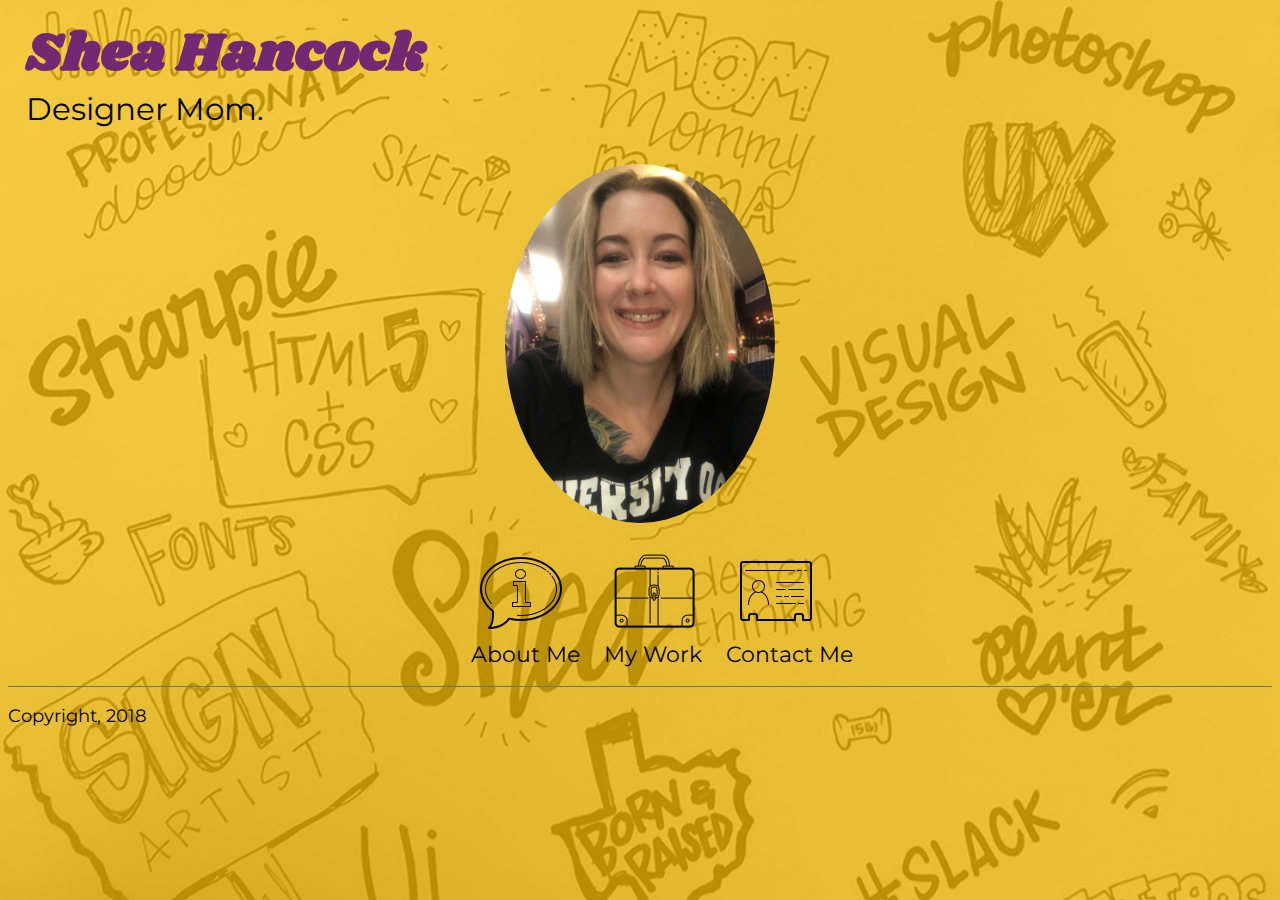
<file: index.html>
<!DOCTYPE html>
<html>
<head>
	<meta charset="utf-8">
	<meta name="viewport" content="width=device-width, initial-scale=1">
	<title>Shea Hancock's Portfolio</title>
	<link href="https://fonts.googleapis.com/css?family=Montserrat|Ruda|Shrikhand" rel="stylesheet">
	<link rel="stylesheet" type="text/css" href="style.css">

</head>
<body>
	<header class="site-header">
			<h1 class="logo-name">Shea Hancock</h1>
				<p class="tag-line">Designer Mom.</p>
	</header>

<div class="wrapper">
		<img class= "selfie" src="images/selfie.jpg" alt="selfie">
		<nav class="index-nav">
			<ul>
				<li>
					<a href="resumes.html">
						<img src="images/about_me.png"  alt="about me">
						About Me
					</a>
				</li>
				<li>
					<a href="projects.html">
						<img src="images/my_work.png"  alt="projects">
						My Work
					</a>
				</li>
				<li>
					<a href="contact-me.html">
						<img src="images/contact_me.png" alt="contact">
						Contact Me
					</a>
				</li>
			</ul>
		</nav>
</div>


</body>
<footer class="site-nav">
	<p>Copyright, 2018</p>
</footer>
</html>
</file>
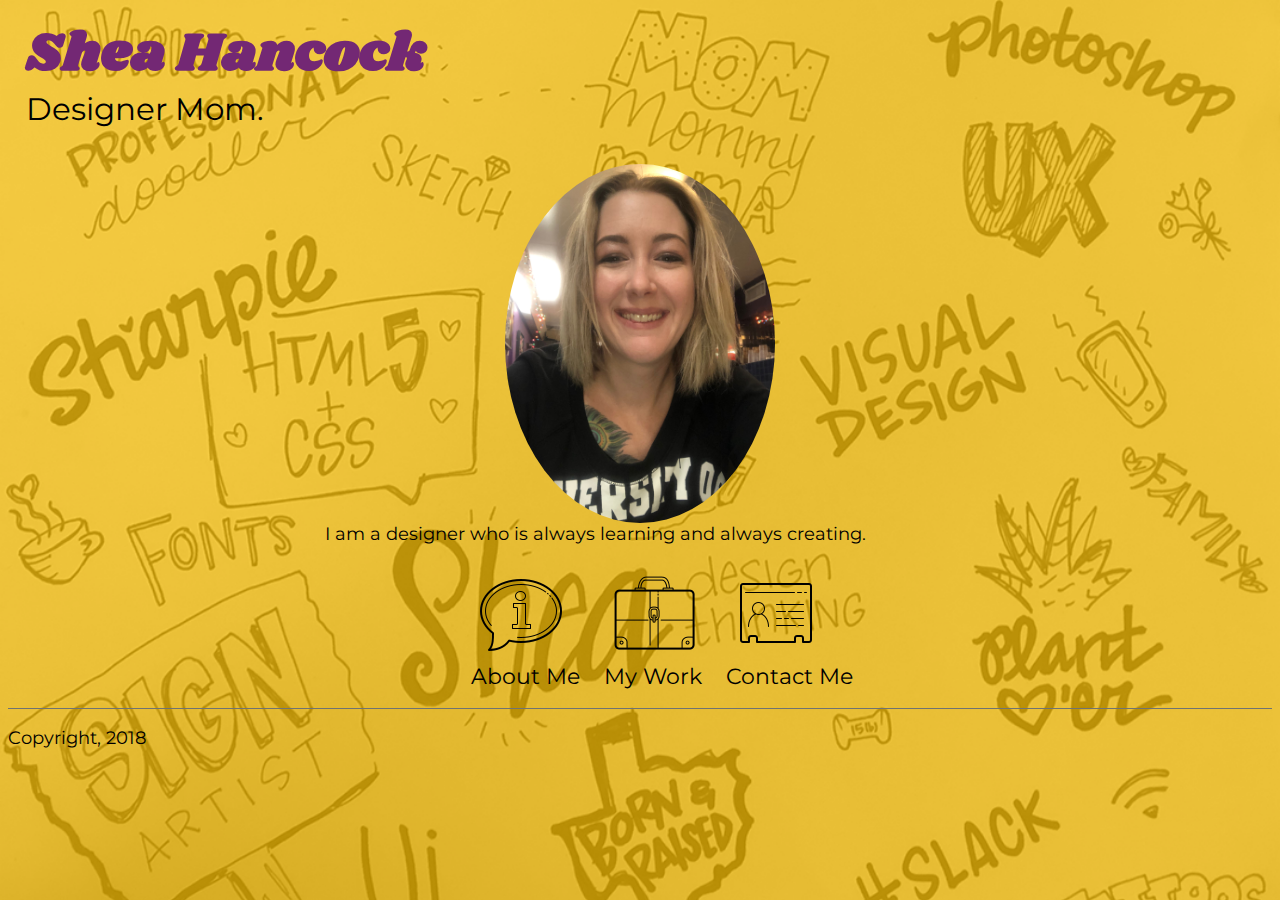
<file: hancock-shea-portfolio/index.html>
<!DOCTYPE html>
<html>
<head>
	<meta charset="utf-8">
	<meta name="viewport" content="width=device-width, initial-scale=1">
	<title>Shea Hancock's Portfolio</title>
	<link href="https://fonts.googleapis.com/css?family=Montserrat|Ruda|Shrikhand" rel="stylesheet">
	<link rel="stylesheet" type="text/css" href="style.css">

</head>
<body>
	<header class="site-header">
			<h1 class="logo-name"><a class="escape-hatch" href="index.html">Shea Hancock</a></h1>
				<p class="tag-line">Designer Mom.</p>
	</header>

<div class="wrapper">
		<img class= "selfie" src="images/selfie.jpg" alt="selfie">
		<p class="home-bio">I am a designer who is always learning and always creating.</p>
		<nav class="index-nav">
			<ul>
				<li>
					<a href="resumes.html">
						<img src="images/about_me.png"  alt="about me">
						About Me
					</a>
				</li>
				<li>
					<a href="projects.html">
						<img src="images/my_work.png"  alt="projects">
						My Work
					</a>
				</li>
				<li>
					<a href="contact-me.html">
						<img src="images/contact_me.png" alt="contact">
						Contact Me
					</a>
				</li>
			</ul>
		</nav>
</div>


</body>
<footer class="site-nav">
	<p>Copyright, 2018</p>
</footer>
</html>
</file>
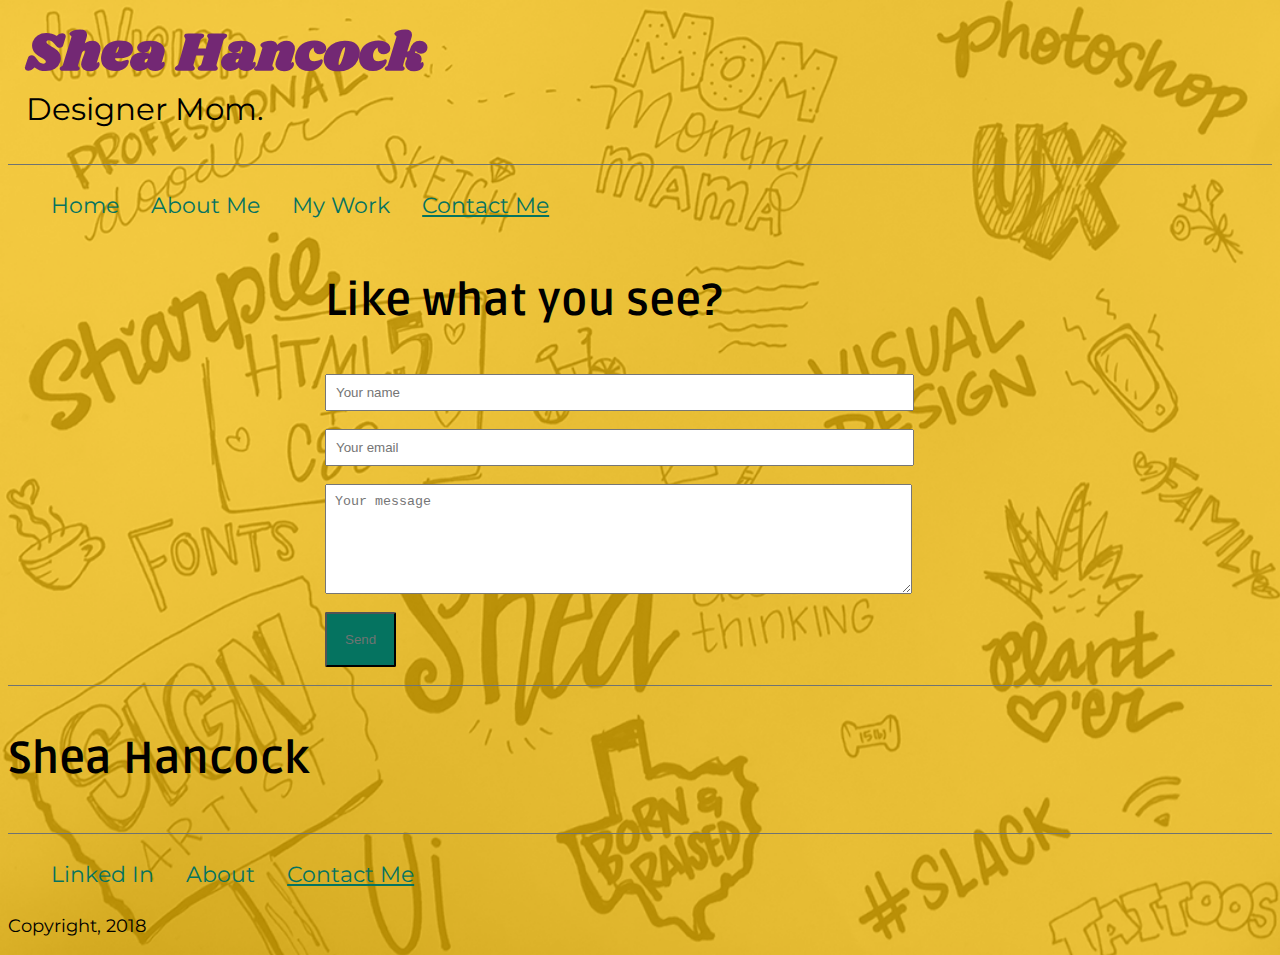
<file: contact-me.html>
<!DOCTYPE html>
<html>
<head>
	<meta charset="utf-8">
	<meta name="viewport" content="width=device-width, initial-scale=1">
	<title>Contact Me</title>
	<link href="https://fonts.googleapis.com/css?family=Montserrat|Ruda|Shrikhand" rel="stylesheet">
	<link rel="stylesheet" type="text/css" href="style.css">

</head>
<body>
	<header class="site-header">
			<h1 class="logo-name">Shea Hancock</h1>
				<p class="tag-line">Designer Mom.</p>
				<nav class="site-nav">
					<ul>
						<li><a href="index.html">Home</a></li>
						<li><a href="resumes.html">About Me</a></li>
						<li><a href="projects.html">My Work</a></li>
						<li><a href="contact-me.html" class="current-page">Contact Me</a></li>
					</ul>
				</nav>
	</header>

	<div class="wrapper">

	<h2>Like what you see?</h2>
		<form id="contactform" action="https://formspree.io/shea.stanton@g.austincc.edu" method="POST">
		    <input type="text" name="name" placeholder="Your name">
		    <input type="email" name="_replyto" placeholder="Your email">
		    <textarea name="message" placeholder="Your message"></textarea>
		    <input class="hero-button" type="submit" value="Send">

		    <input type="hidden" name="_next" value="//mywebsite.com/thanks.html">
		</form>

	</div>
<footer class="site-nav">
	<h2>Shea Hancock</h2>

		<nav class="site-nav">
			<ul>
				<li><a href="https://www.linkedin.com/in/shea-hancock-31b725127/">Linked In</a></li>
				<li><a href="style.html">About</a></li>
				<li><a href="components.html" class="current-page">Contact Me</a></li>
			</ul>
		</nav>

	<p>Copyright, 2018</p>

</footer>
</html>
</file>
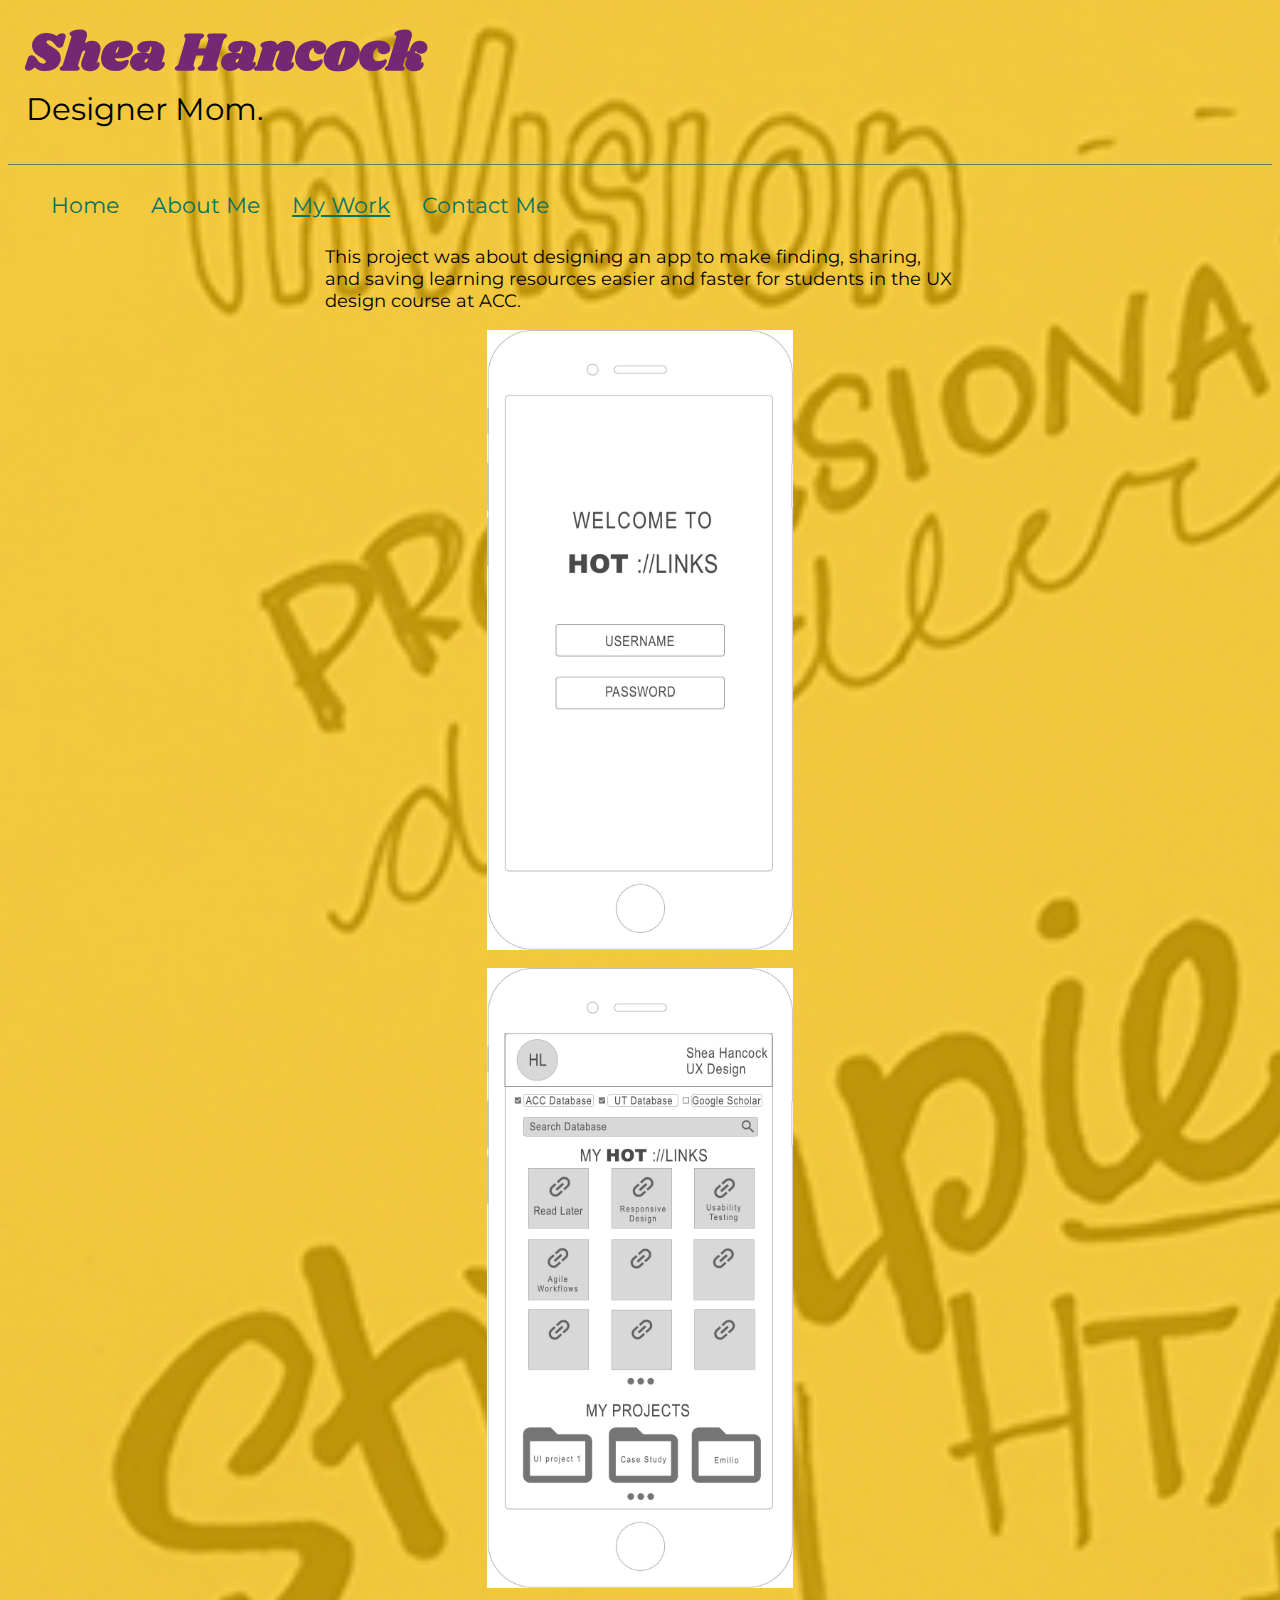
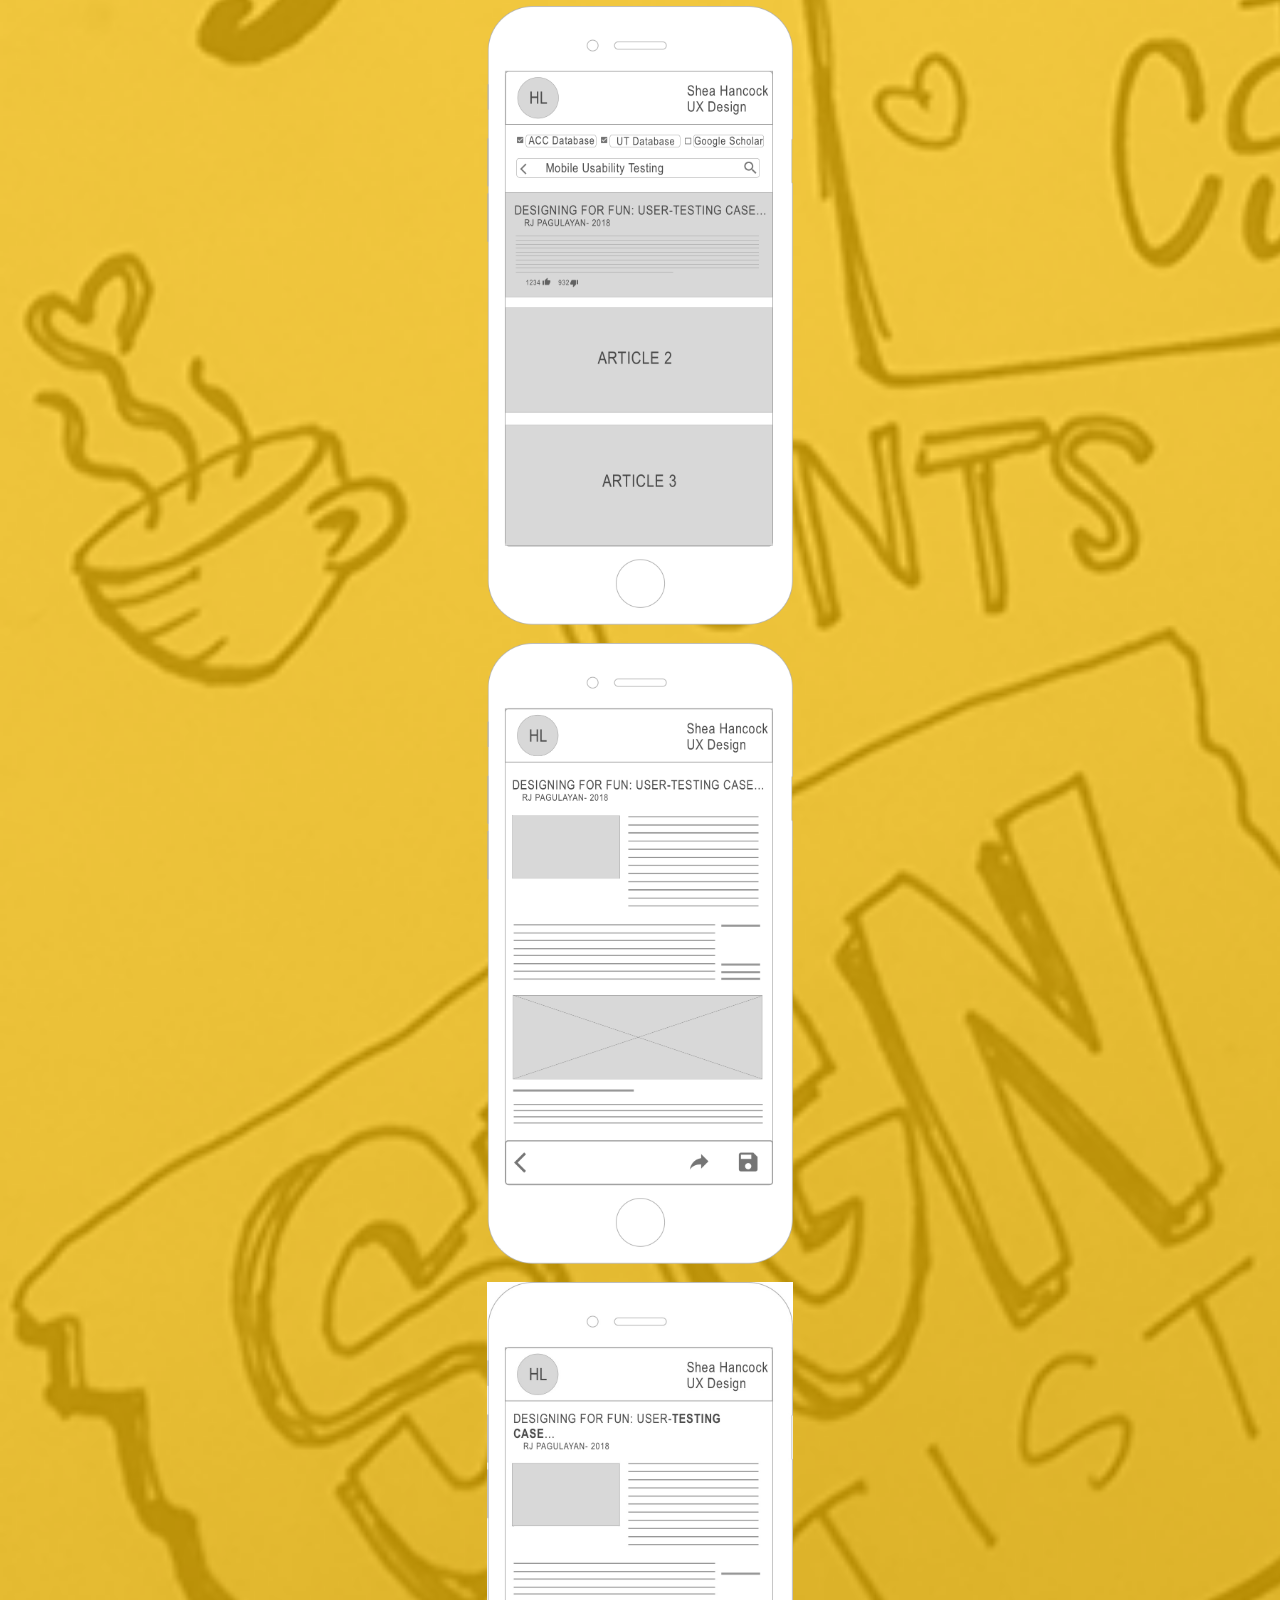
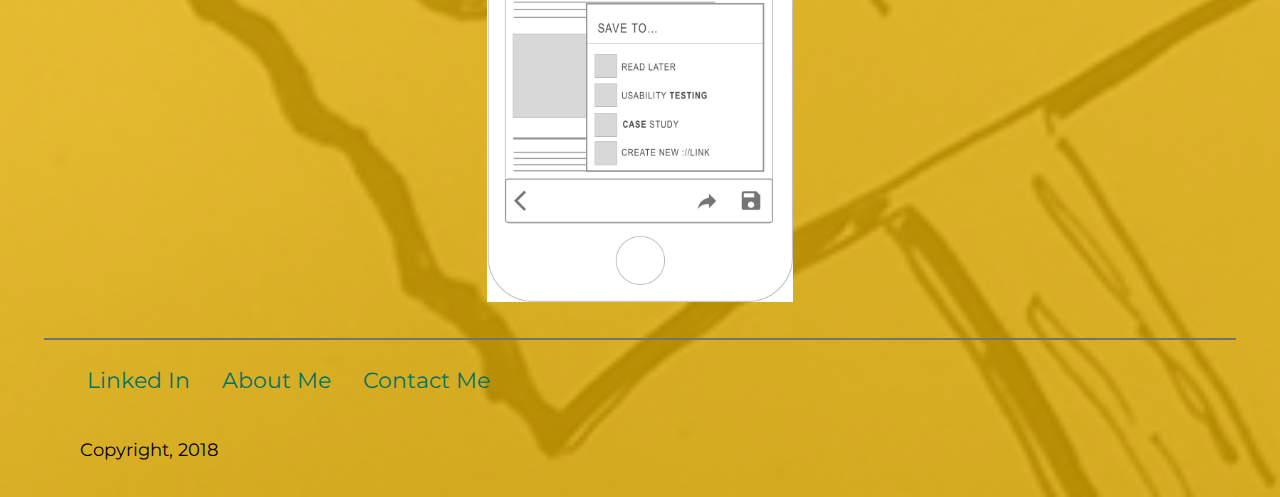
<file: hot-links.html>
<!DOCTYPE html>
<html>
<head>
	<meta charset="utf-8">
	<meta name="viewport" content="width=device-width, initial-scale=1">
	<title>Shea Hancock's Resume</title>
	<link href="https://fonts.googleapis.com/css?family=Montserrat|Ruda|Shrikhand" rel="stylesheet">
	<link rel="stylesheet" type="text/css" href="style.css">

</head>

<body>
	<header class="site-header">
			<h1 class="logo-name">Shea Hancock</h1>
				<p class="tag-line">Designer Mom.</p>
				<nav class="site-nav">
					<ul>
						<li><a href="index.html">Home</a></li>
						<li><a href="resumes.html">About Me</a></li>
						<li><a href="projects.html"  class="current-page">My Work</a></li>
						<li><a href="contact-me.html">Contact Me</a></li>
					</ul>
				</nav>
	</header>

<div class="wrapper project-page">
	<p>This project was about designing an app to make finding, sharing, and saving learning resources easier and faster for students in the UX design course at ACC.</p>
	<img src="images/hot-links/WELCOME.jpg">
	<img src="images/hot-links/HOME.jpg">
	<img src="images/hot-links/search.png">
	<img src="images/hot-links/article.png">
	<img src="images/hot-links/SAVE.jpg">
</div>

<footer class="site-footer">

		<nav class="site-nav">
			<ul>
				<li><a href="https://www.linkedin.com/in/shea-hancock-31b725127/">Linked In</a></li>
				<li><a href="resumes.html">About Me</a></li>
				<li><a href="contact-me.html">Contact Me</a></li>
			</ul>
		</nav>

	<p>Copyright, 2018</p>

</footer>
</body>
</html>
</file>
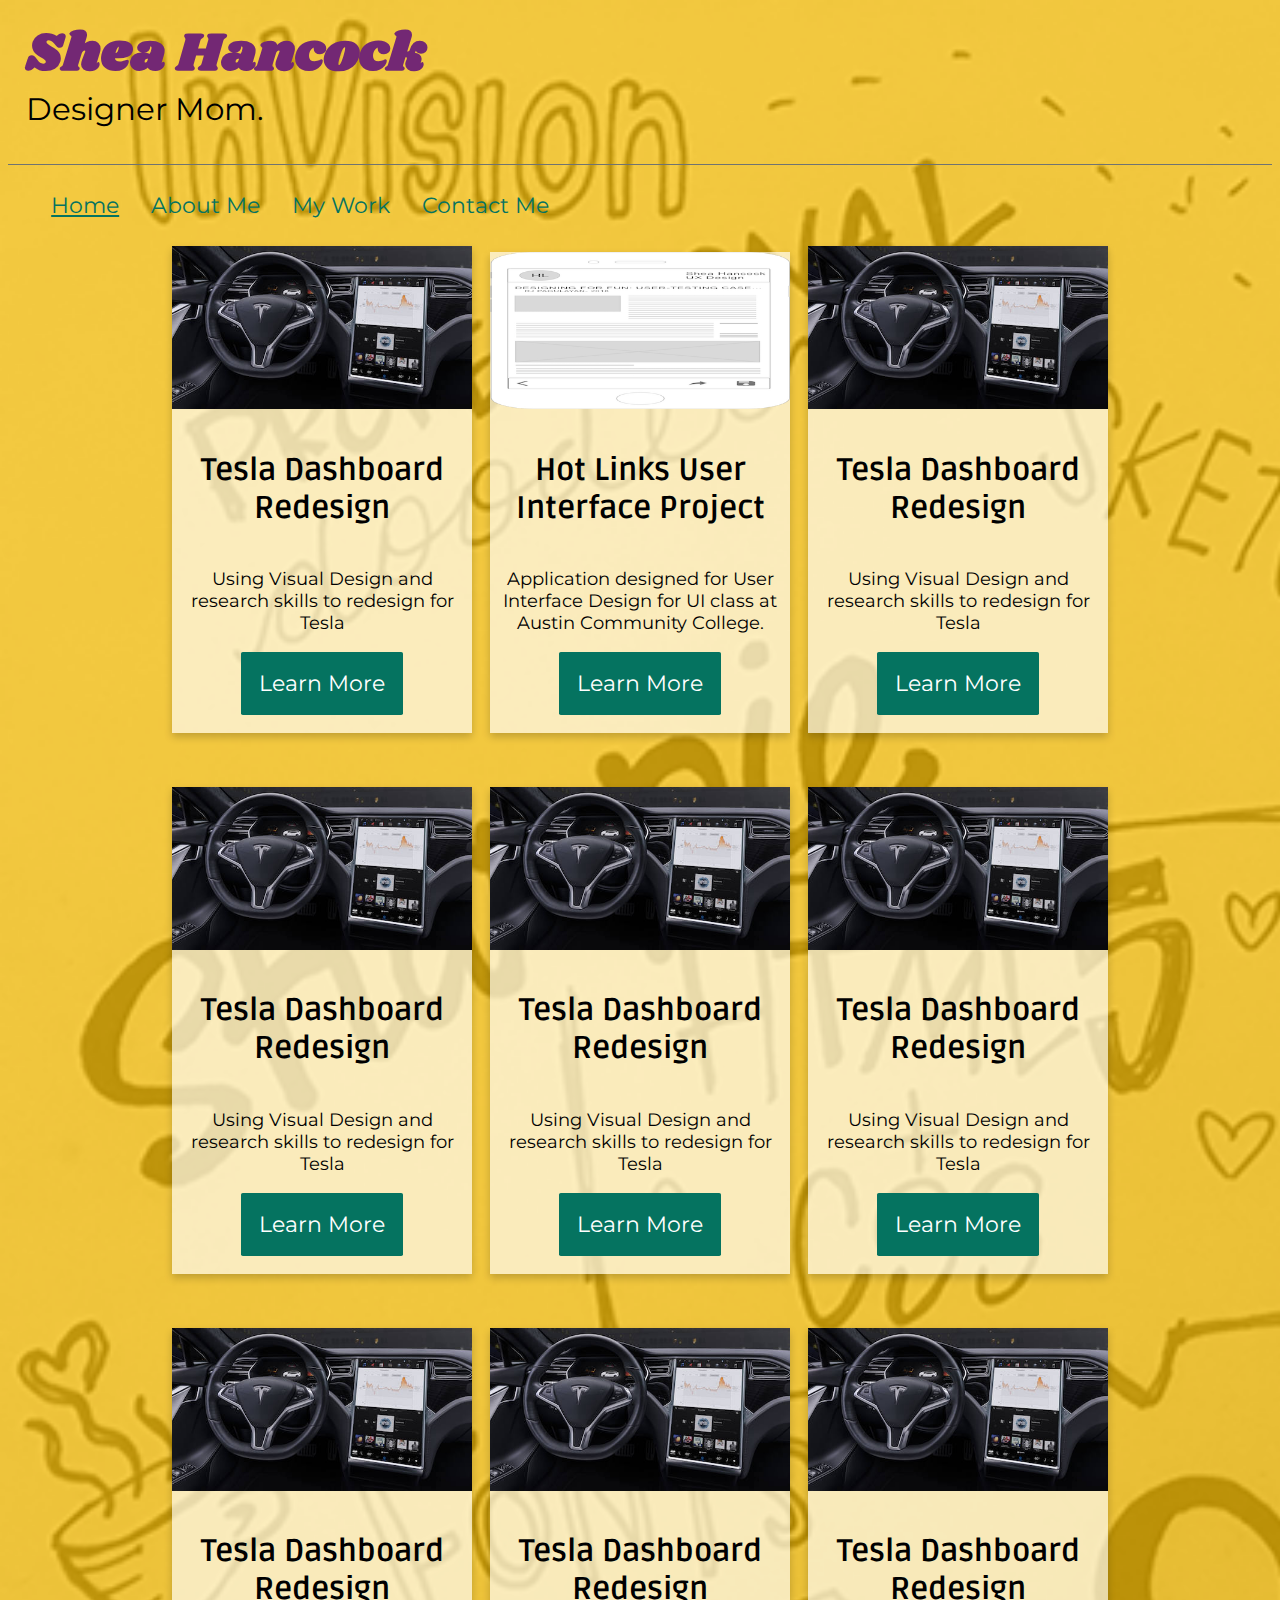
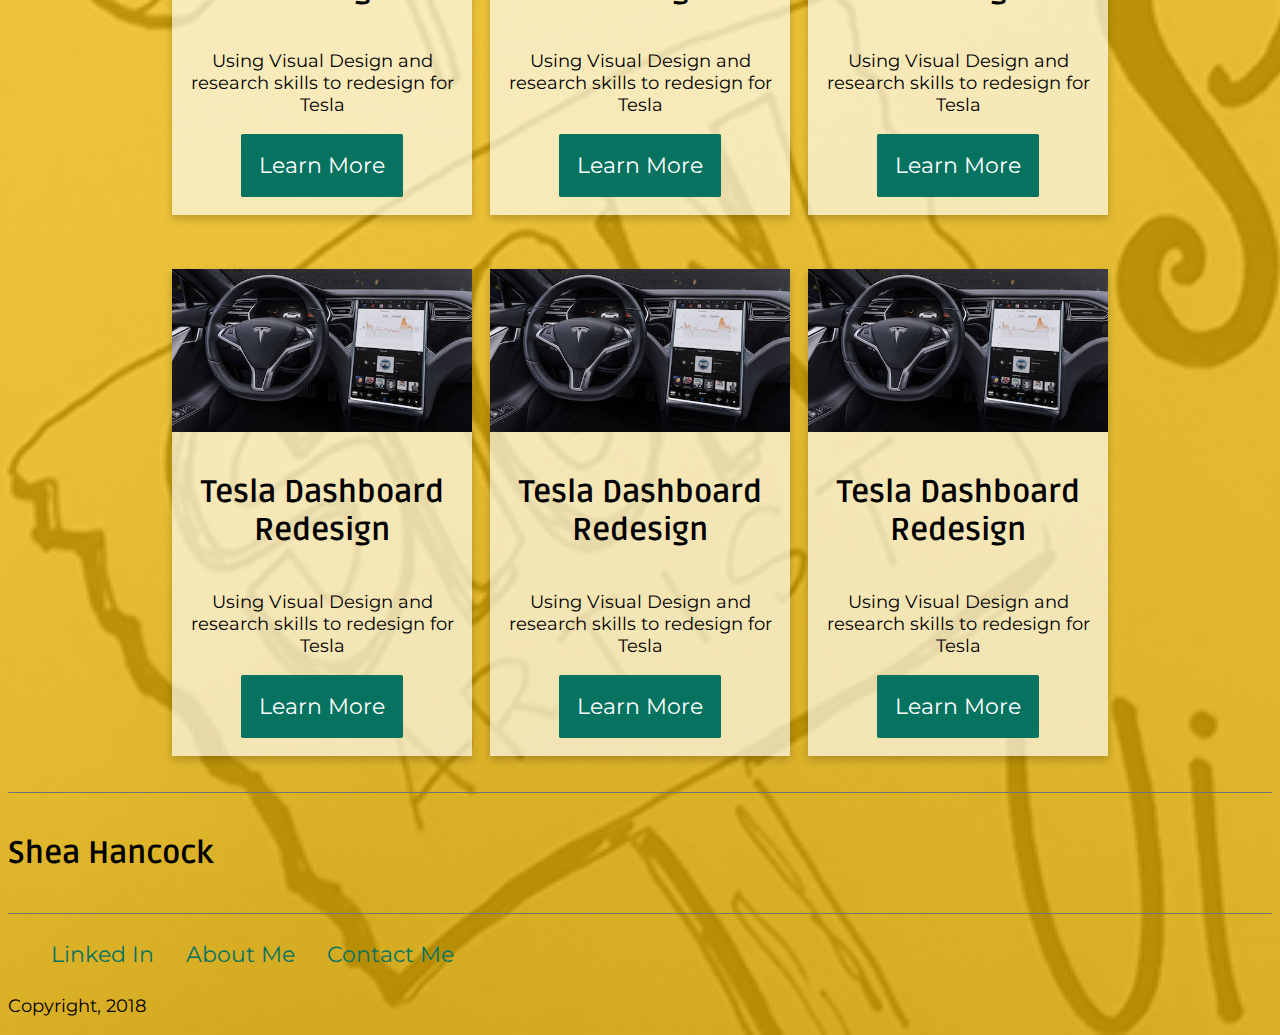
<file: projects.html>
<!DOCTYPE html>
<html>
<head>
	<meta charset="utf-8">
	<meta name="viewport" content="width=device-width, initial-scale=1">
	<title>Shea Hancock's Projects</title>
	<link href="https://fonts.googleapis.com/css?family=Montserrat|Ruda|Shrikhand" rel="stylesheet">
	<link rel="stylesheet" type="text/css" href="style.css">

</head>
<body>
	<header class="site-header">
			<h1 class="logo-name">Shea Hancock</h1>
				<p class="tag-line">Designer Mom.</p>
				<nav class="site-nav">
					<ul>
						<li><a href="index.html" class="current-page">Home</a></li>
						<li><a href="resumes.html">About Me</a></li>
						<li><a href="projects.html">My Work</a></li>
						<li><a href="contact-me.html">Contact Me</a></li>

					</ul>
				</nav>
	</header>

<body>
	<div class="card-container">
		<div class="card">
		  <img class="card-image" src="images/tesla-energy.jpg" alt="Tesla">
		  <h4>Tesla Dashboard Redesign</h4>	  

			<p>Using Visual Design and research skills to redesign for Tesla</p>	
			<a href="tesla.html" class="button-link">Learn More</a>
		</div>

		<div class="card">
		  <img class="card-image" src="images/hot-links/hotlink-thumb.png" alt="Tesla">
		  <h4>Hot Links User Interface Project</h4>	  

			<p>Application designed for User Interface Design for UI class at Austin Community College.</p>	
			<a href="hot-links.html" class="button-link">Learn More</a>
		</div>

		<div class="card">
		  <img class="card-image" src="images/tesla-energy.jpg" alt="Tesla">
		  <h4>Tesla Dashboard Redesign</h4>	  

			<p>Using Visual Design and research skills to redesign for Tesla</p>	
			<a href="tesla.html" class="button-link">Learn More</a>
		</div>

		<div class="card">
		  <img class="card-image" src="images/tesla-energy.jpg" alt="Tesla">
		  <h4>Tesla Dashboard Redesign</h4>	  

			<p>Using Visual Design and research skills to redesign for Tesla</p>	
			<a href="tesla.html" class="button-link">Learn More</a>
		</div>

		<div class="card">
		  <img class="card-image" src="images/tesla-energy.jpg" alt="Tesla">
		  <h4>Tesla Dashboard Redesign</h4>	  

			<p>Using Visual Design and research skills to redesign for Tesla</p>	
			<a href="tesla.html" class="button-link">Learn More</a>
		</div>

		<div class="card">
		  <img class="card-image" src="images/tesla-energy.jpg" alt="Tesla">
		  <h4>Tesla Dashboard Redesign</h4>	  

			<p>Using Visual Design and research skills to redesign for Tesla</p>	
			<a href="tesla.html" class="button-link">Learn More</a>
		</div>

		<div class="card">
		  <img class="card-image" src="images/tesla-energy.jpg" alt="Tesla">
		  <h4>Tesla Dashboard Redesign</h4>	  

			<p>Using Visual Design and research skills to redesign for Tesla</p>	
			<a href="tesla.html" class="button-link">Learn More</a>
		</div>

		<div class="card">
		  <img class="card-image" src="images/tesla-energy.jpg" alt="Tesla">
		  <h4>Tesla Dashboard Redesign</h4>	  

			<p>Using Visual Design and research skills to redesign for Tesla</p>	
			<a href="tesla.html" class="button-link">Learn More</a>
		</div>

		<div class="card">
		  <img class="card-image" src="images/tesla-energy.jpg" alt="Tesla">
		  <h4>Tesla Dashboard Redesign</h4>	  

			<p>Using Visual Design and research skills to redesign for Tesla</p>	
			<a href="tesla.html" class="button-link">Learn More</a>
		</div>

		<div class="card">
		  <img class="card-image" src="images/tesla-energy.jpg" alt="Tesla">
		  <h4>Tesla Dashboard Redesign</h4>	  

			<p>Using Visual Design and research skills to redesign for Tesla</p>	
			<a href="tesla.html" class="button-link">Learn More</a>
		</div>

		<div class="card">
		  <img class="card-image" src="images/tesla-energy.jpg" alt="Tesla">
		  <h4>Tesla Dashboard Redesign</h4>	  

			<p>Using Visual Design and research skills to redesign for Tesla</p>	
			<a href="tesla.html" class="button-link">Learn More</a>
		</div>

		<div class="card">
		  <img class="card-image" src="images/tesla-energy.jpg" alt="Tesla">
		  <h4>Tesla Dashboard Redesign</h4>	  

			<p>Using Visual Design and research skills to redesign for Tesla</p>	
			<a href="tesla.html" class="button-link">Learn More</a>
		</div>
	</div>
</body>


<footer class="site-nav">
	<h4>Shea Hancock</h4>

		<nav class="site-nav">
			<ul>
				<li><a href="https://www.linkedin.com/in/shea-hancock-31b725127/">Linked In</a></li>
				<li><a href="resumes.html">About Me</a></li>
				<li><a href="contact-me.html">Contact Me</a></li>
			</ul>
		</nav>

	<p>Copyright, 2018</p>

</footer>
</html>
</file>
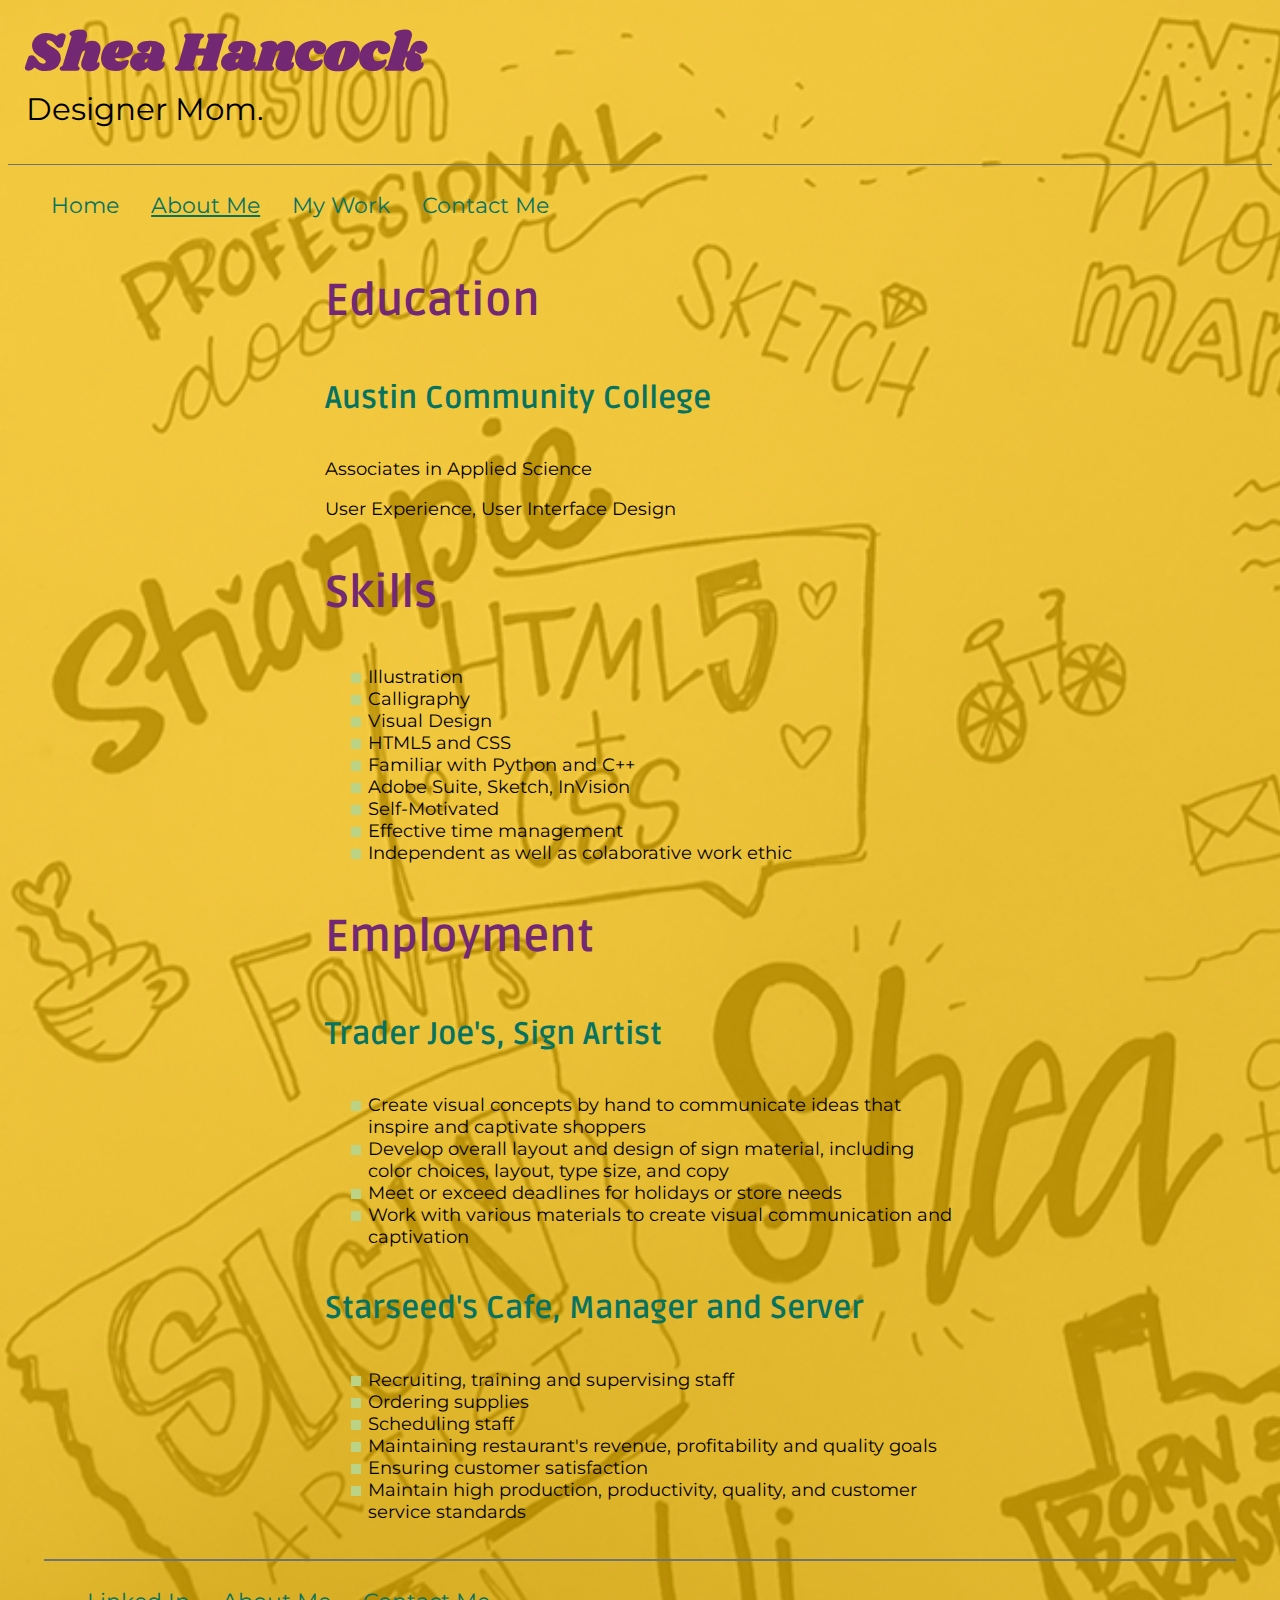
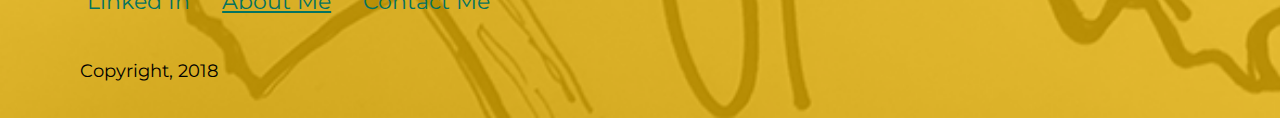
<file: resumes.html>
<!DOCTYPE html>
<html>
<head>
	<meta charset="utf-8">
	<meta name="viewport" content="width=device-width, initial-scale=1">
	<title>Shea Hancock's Resume</title>
	<link href="https://fonts.googleapis.com/css?family=Montserrat|Ruda|Shrikhand" rel="stylesheet">
	<link rel="stylesheet" type="text/css" href="style.css">

</head>
<body>
	<header class="site-header">
			<h1 class="logo-name">Shea Hancock</h1>
				<p class="tag-line">Designer Mom.</p>
				<nav class="site-nav">
					<ul>
						<li><a href="index.html">Home</a></li>
						<li><a href="resumes.html" class="current-page">About Me</a></li>
						<li><a href="projects.html">My Work</a></li>
						<li><a href="contact-me.html">Contact Me</a></li>
					</ul>
				</nav>
	</header>
<div class="wrapper resume">

	<h2>Education</h2>
	<h4 class="employment">Austin Community College</h4>
	<p>Associates in Applied Science</p>
	<p>User Experience, User Interface Design</p>

	<h2>Skills</h2>
		<ul>
			<li>Illustration</li>
			<li>Calligraphy</li>
			<li>Visual Design</li>
			<li>HTML5 and CSS</li>
			<li>Familiar with Python and C++</li>
			<li>Adobe Suite, Sketch, InVision</li>
			<li>Self-Motivated</li>
			<li>Effective time management</li>
			<li>Independent as well as colaborative work ethic</li>
		</ul>

	<h2>Employment</h2>
	<h4 class="employment">Trader Joe's, Sign Artist</h4>
		<ul>
			<li>Create visual concepts by hand to communicate ideas that inspire and captivate shoppers</li>
			<li>Develop overall layout and design of sign material, including color choices, layout, type size, and copy</li>
			<li>Meet or exceed deadlines for holidays or store needs</li>
			<li>Work with various materials to create visual communication and captivation</li>
		</ul>

	<h4 class="employment">Starseed's Cafe, Manager and Server</h4>
		<ul>
			<li>Recruiting, training and supervising staff</li>
			<li>Ordering supplies</li>
			<li>Scheduling staff</li>
			<li>Maintaining restaurant's revenue, profitability and quality goals</li>
			<li>Ensuring customer satisfaction</li>
			<li>Maintain high production, productivity, quality, and customer service standards</li>
		</ul>


	</div>

<footer class="site-footer">

		<nav class="site-nav">
			<ul>
				<li><a href="https://www.linkedin.com/in/shea-hancock-31b725127/">Linked In</a></li>
				<li><a href="resumes.html" class="current-page">About Me</a></li>
				<li><a href="contact-me.html">Contact Me</a></li>
			</ul>
		</nav>

	<p>Copyright, 2018</p>

</footer>
</body>

</html>
</file>
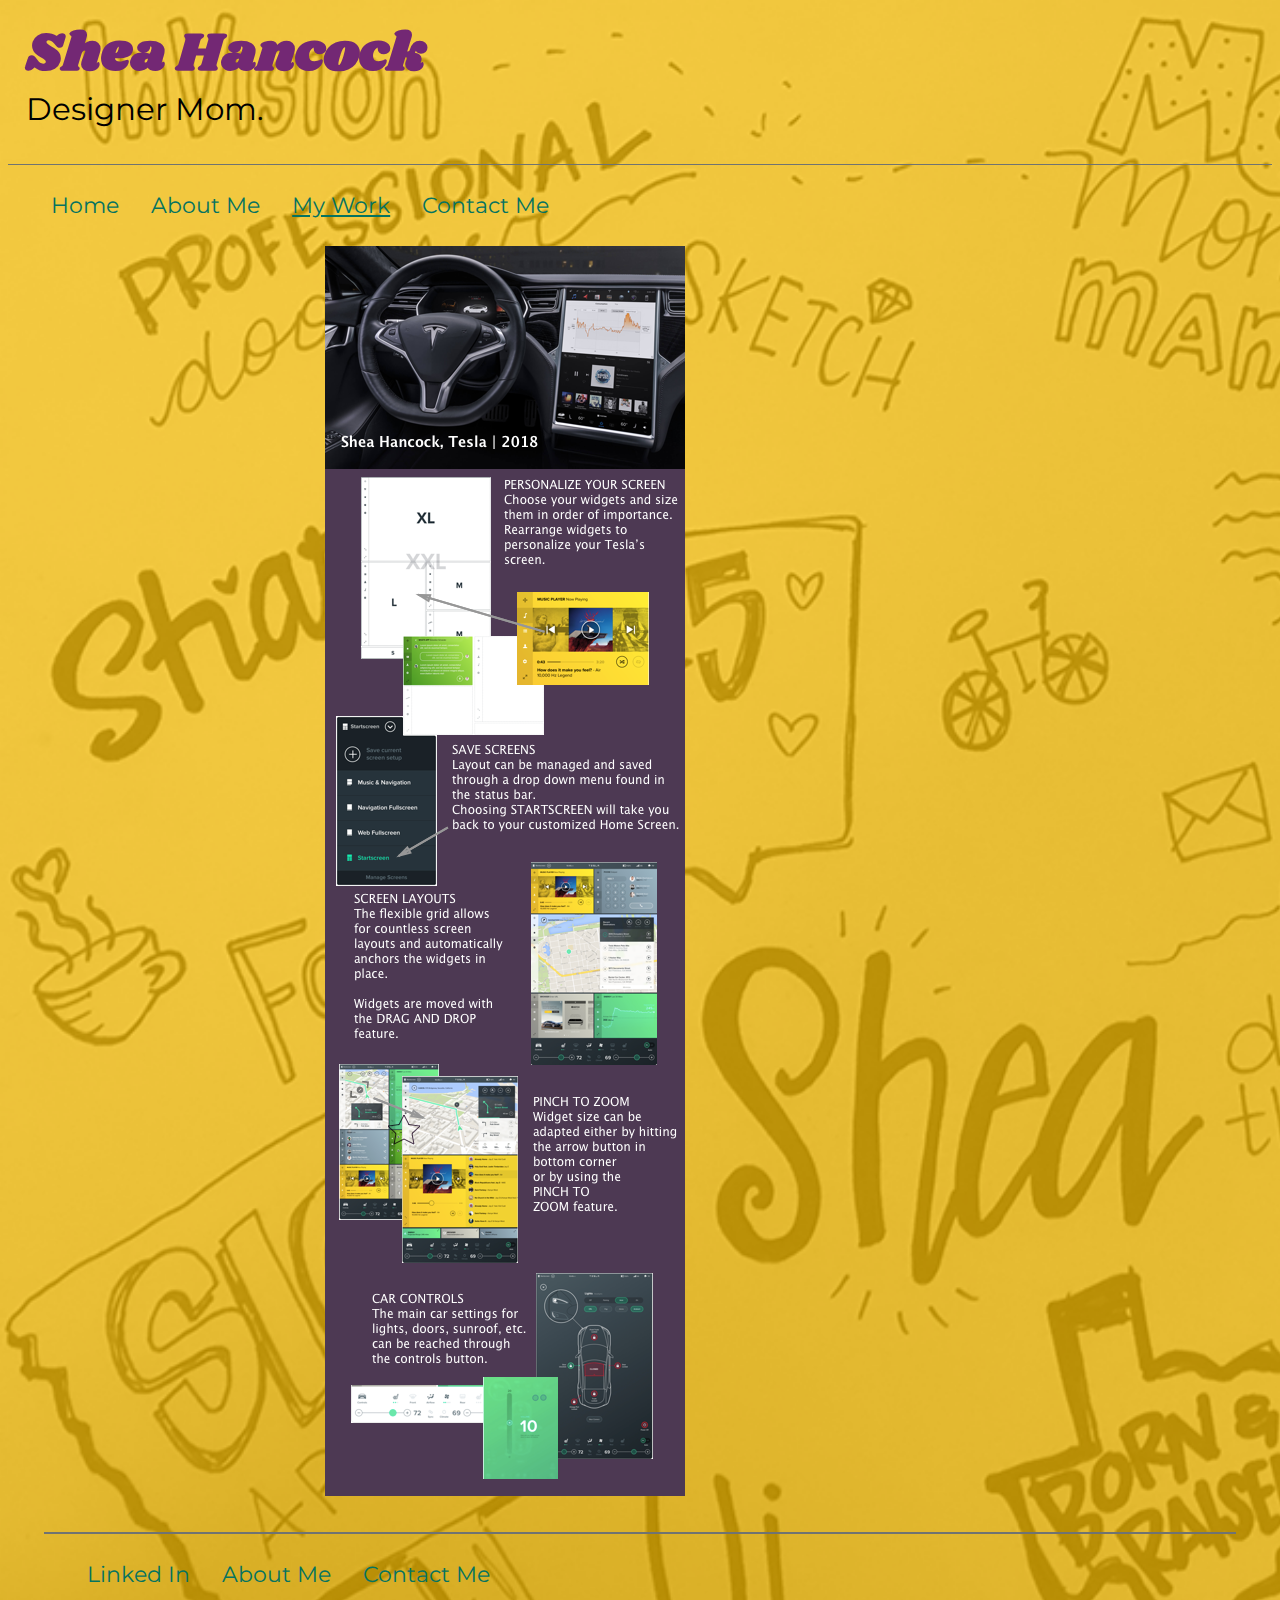
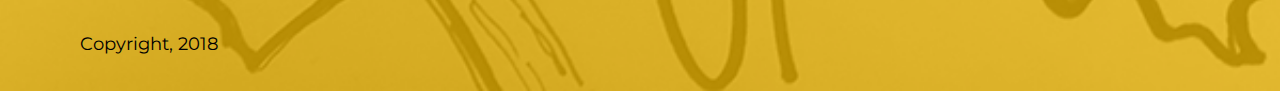
<file: tesla.html>
<!DOCTYPE html>
<html>
<head>
	<meta charset="utf-8">
	<meta name="viewport" content="width=device-width, initial-scale=1">
	<title>Shea Hancock's Resume</title>
	<link href="https://fonts.googleapis.com/css?family=Montserrat|Ruda|Shrikhand" rel="stylesheet">
	<link rel="stylesheet" type="text/css" href="style.css">

</head>

<body>
	<header class="site-header">
			<h1 class="logo-name">Shea Hancock</h1>
				<p class="tag-line">Designer Mom.</p>
				<nav class="site-nav">
					<ul>
						<li><a href="index.html">Home</a></li>
						<li><a href="resumes.html">About Me</a></li>
						<li><a href="projects.html"  class="current-page">My Work</a></li>
						<li><a href="contact-me.html">Contact Me</a></li>
					</ul>
				</nav>
	</header>

<div class="wrapper">
	<img src="images/tesla/Hancock_TeslaProject.png">
</div>

<footer class="site-footer">

		<nav class="site-nav">
			<ul>
				<li><a href="https://www.linkedin.com/in/shea-hancock-31b725127/">Linked In</a></li>
				<li><a href="resumes.html">About Me</a></li>
				<li><a href="contact-me.html">Contact Me</a></li>
			</ul>
		</nav>

	<p>Copyright, 2018</p>

</footer>
</body>
</html>
</file>
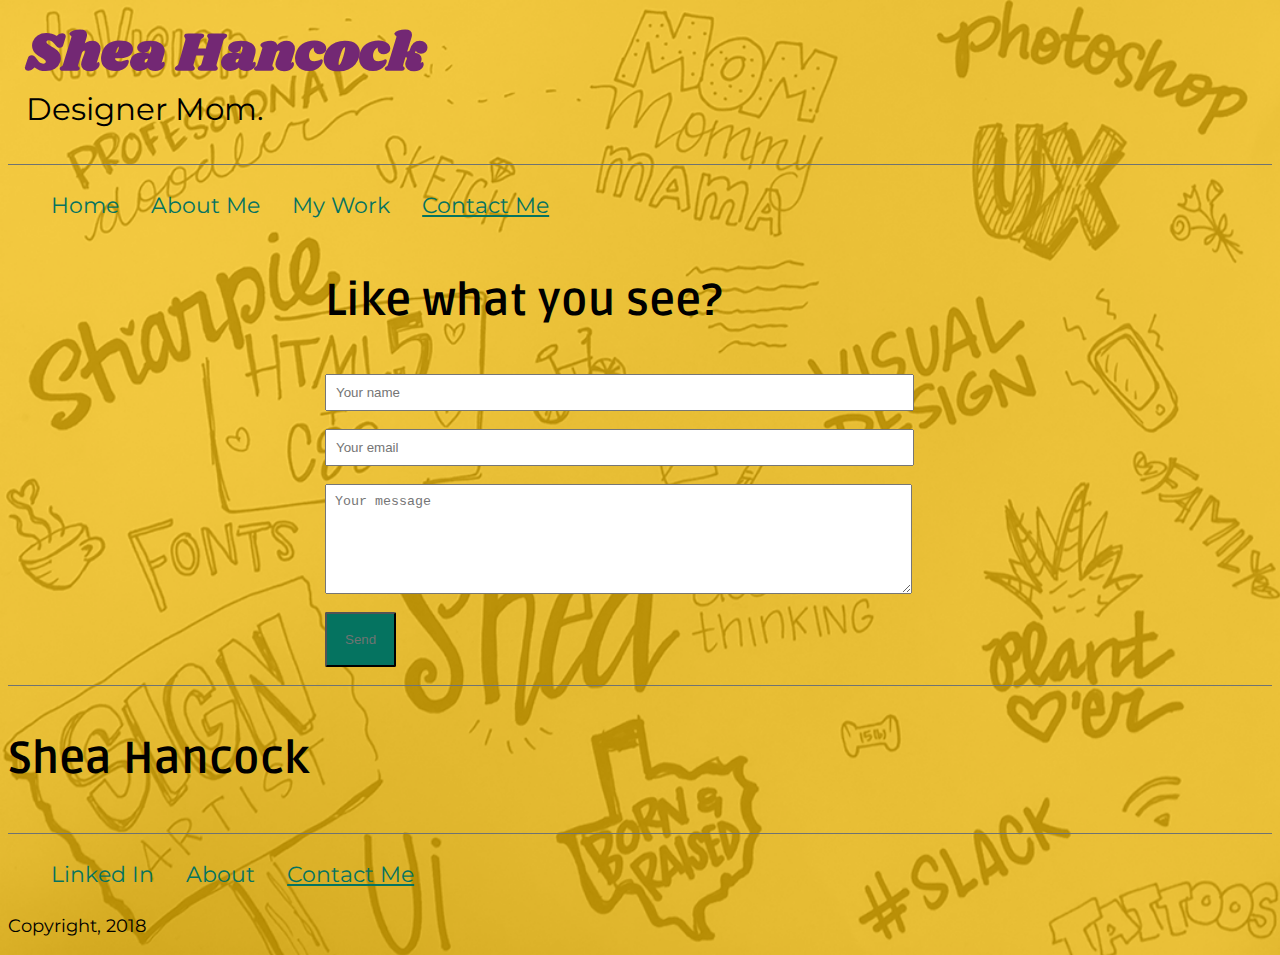
<file: hancock-shea-portfolio/contact-me.html>
<!DOCTYPE html>
<html>
<head>
	<meta charset="utf-8">
	<meta name="viewport" content="width=device-width, initial-scale=1">
	<title>Contact Me</title>
	<link href="https://fonts.googleapis.com/css?family=Montserrat|Ruda|Shrikhand" rel="stylesheet">
	<link rel="stylesheet" type="text/css" href="style.css">

</head>
<body>
	<header class="site-header">
			<h1 class="logo-name"><a class="escape-hatch" href="index.html">Shea Hancock</a></h1>
				<p class="tag-line">Designer Mom.</p>
				<nav class="site-nav">
					<ul>
						<li><a href="index.html">Home</a></li>
						<li><a href="resumes.html">About Me</a></li>
						<li><a href="projects.html">My Work</a></li>
						<li><a href="contact-me.html" class="current-page">Contact Me</a></li>
					</ul>
				</nav>
	</header>

	<div class="wrapper">

	<h2>Like what you see?</h2>
		<form id="contactform" action="https://formspree.io/shea.stanton@g.austincc.edu" method="POST">
		    <input type="text" name="name" placeholder="Your name">
		    <input type="email" name="_replyto" placeholder="Your email">
		    <textarea name="message" placeholder="Your message"></textarea>
		    <input class="hero-button" type="submit" value="Send">

		    <input type="hidden" name="_next" value="//mywebsite.com/thanks.html">
		</form>

	</div>
<footer class="site-nav">
	<h2>Shea Hancock</h2>

		<nav class="site-nav">
			<ul>
				<li><a href="https://www.linkedin.com/in/shea-hancock-31b725127/">Linked In</a></li>
				<li><a href="style.html">About</a></li>
				<li><a href="components.html" class="current-page">Contact Me</a></li>
			</ul>
		</nav>

	<p>Copyright, 2018</p>

</footer>
</html>
</file>
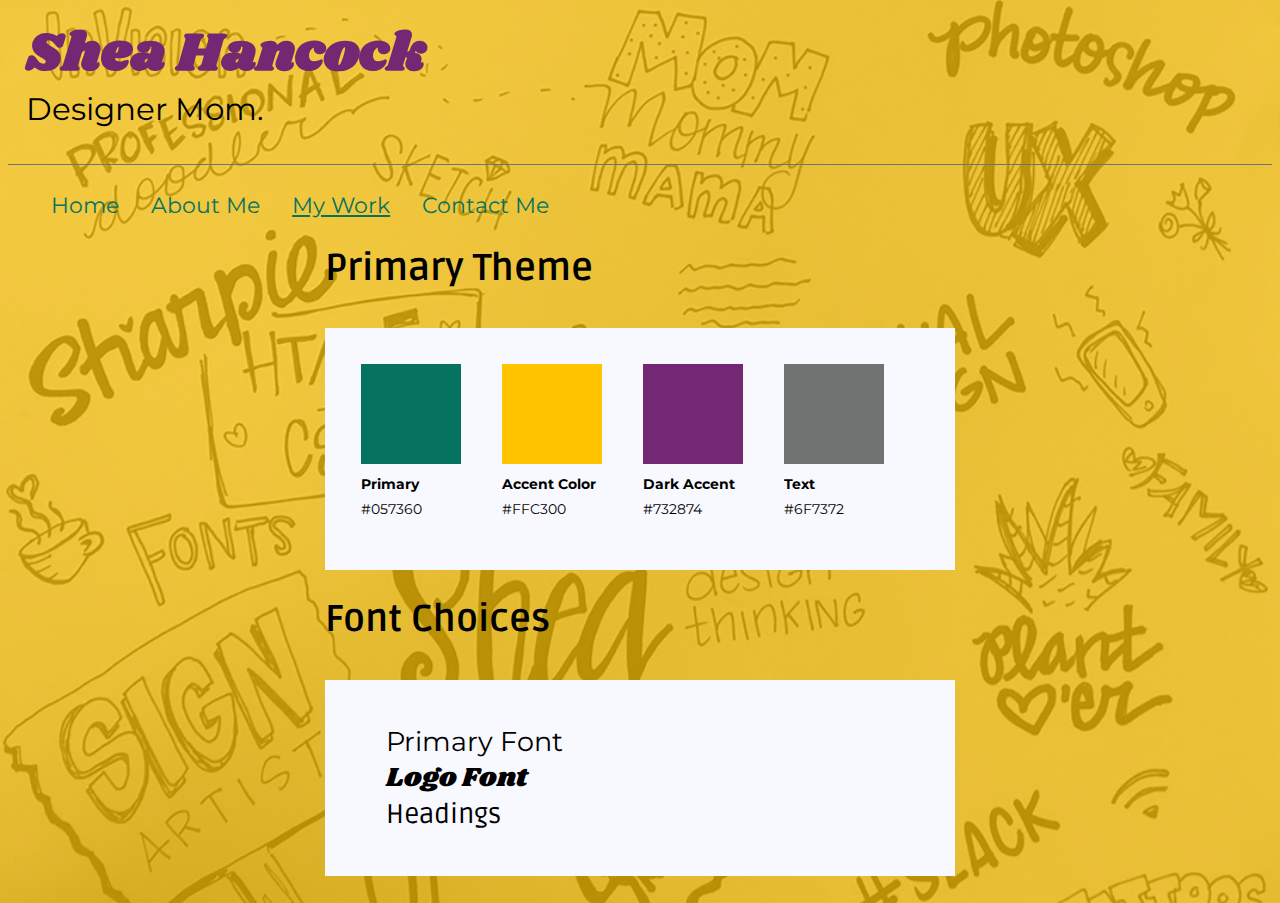
<file: hancock-shea-portfolio/design-system.html>
<!DOCTYPE html>
<html>
<head>
	<meta charset="utf-8">
	<meta name="viewport" content="width=device-width, initial-scale=1">
	<title>Shea Hancock's Design System</title>
	<link href="https://fonts.googleapis.com/css?family=Montserrat|Ruda|Shrikhand" rel="stylesheet">
	<link rel="stylesheet" type="text/css" href="style.css">

</head>

<body>
	<header class="site-header">
			<h1 class="logo-name">Shea Hancock</h1>
				<p class="tag-line">Designer Mom.</p>
				<nav class="site-nav">
					<ul>
						<li><a href="index.html">Home</a></li>
						<li><a href="resumes.html">About Me</a></li>
						<li><a href="projects.html"  class="current-page">My Work</a></li>
						<li><a href="contact-me.html">Contact Me</a></li>
					</ul>
				</nav>
	</header>

	<div  class="wrapper">
	 <h3>Primary Theme</h3>
		<figure>
	     	<div>
	     		<svg width="100" height="165">
				<rect width="100" height="100" style="fill:
				#057360;" />
				<text x="0" y="125"
				font-weight="bold">Primary</text>
				<text x="0" y="150">#057360</text>
				</svg>

				<svg width="100" height="165">
				<rect width="100" height="100" style="fill:
				#FFC300;" />
				<text x="0" y="125"
				font-weight="bold">Accent Color</text>
				<text x="0" y="150">#FFC300</text>
				</svg>


				<svg width="100" height="165">
				<rect width="100" height="100" style="fill:
				#732874;" />
				<text x="0" y="125"
				font-weight="bold">Dark Accent</text>
				<text x="0" y="150">#732874</text>
				</svg>

				<svg width="100" height="165">
				<rect width="100" height="100" style="fill:
				#6F7372;" />
				<text x="0" y="125"
				font-weight="bold">Text</text>
				<text x="0" y="150">#6F7372</text>
				</svg>
			</div>
		</figure>

		<h3>Font Choices</h3>
		<figure>
				<ul class="font-choices">
					<li class="primary-font">Primary Font</li>
					<li class="logo-font">Logo Font</li>
					<li class="heading-font">Headings</li>
				</ul>
		</figure>

	</div>
</body>
</file>
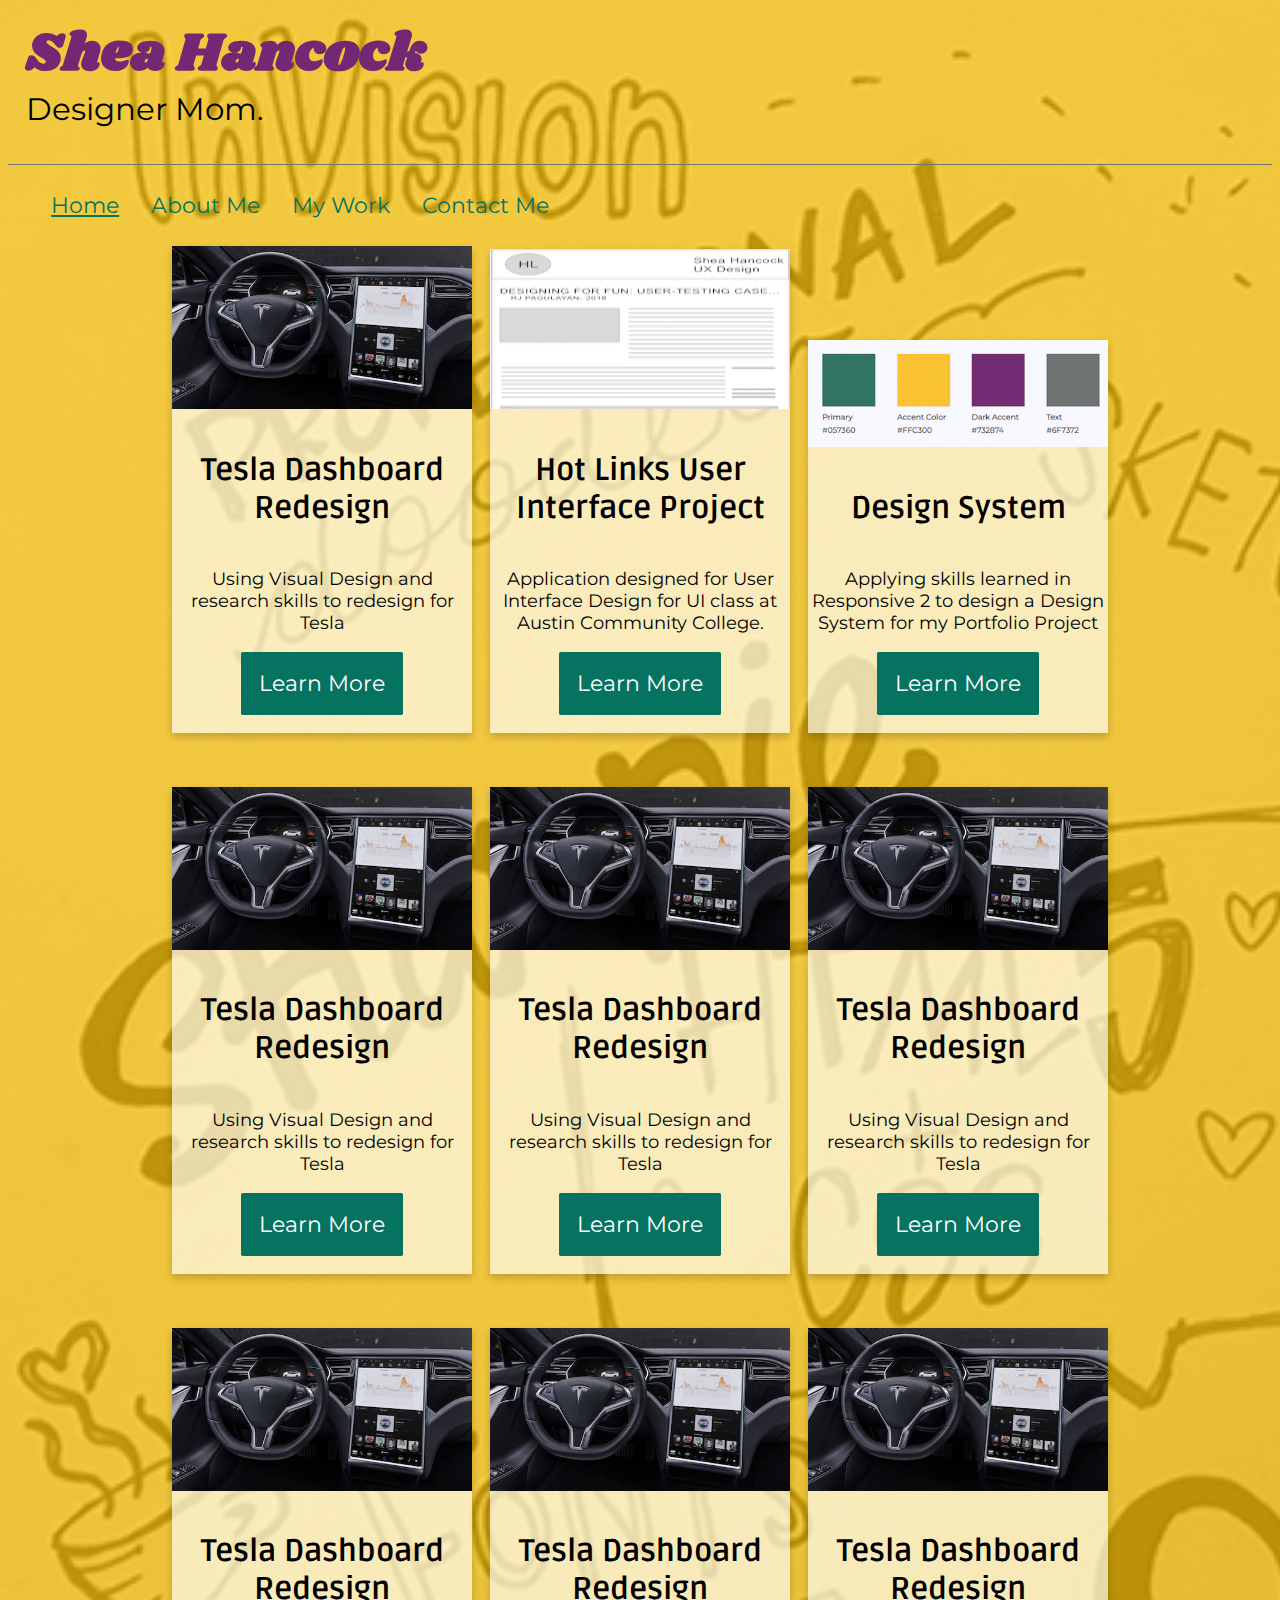
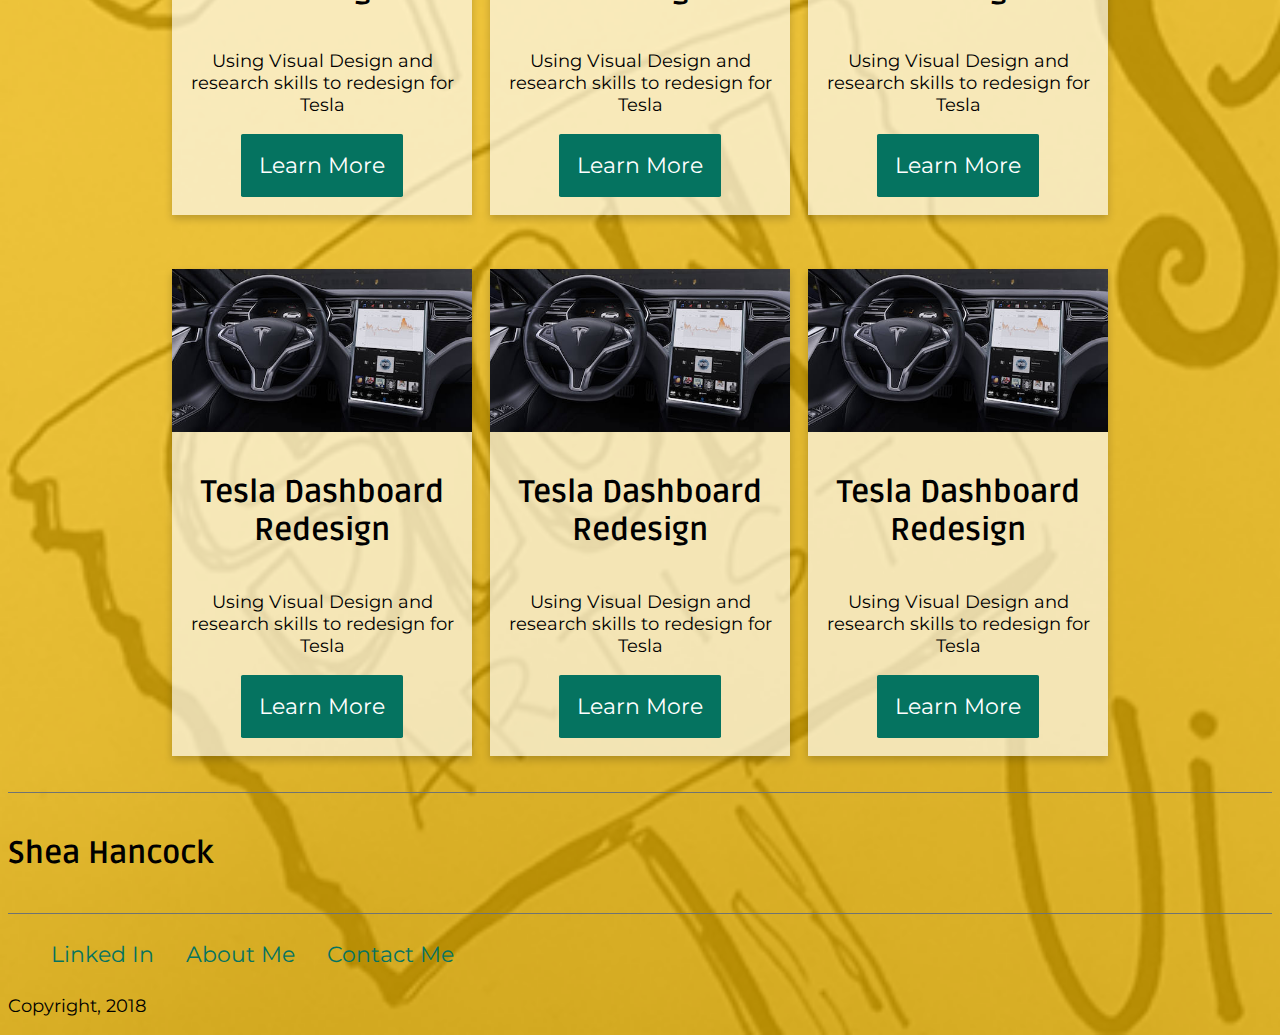
<file: hancock-shea-portfolio/projects.html>
<!DOCTYPE html>
<html>
<head>
	<meta charset="utf-8">
	<meta name="viewport" content="width=device-width, initial-scale=1">
	<title>Shea Hancock's Projects</title>
	<link href="https://fonts.googleapis.com/css?family=Montserrat|Ruda|Shrikhand" rel="stylesheet">
	<link rel="stylesheet" type="text/css" href="style.css">

</head>
<body>
	<header class="site-header">
			<h1 class="logo-name"><a class="escape-hatch" href="index.html">Shea Hancock</a></h1>
				<p class="tag-line">Designer Mom.</p>
				<nav class="site-nav">
					<ul>
						<li><a href="index.html" class="current-page">Home</a></li>
						<li><a href="resumes.html">About Me</a></li>
						<li><a href="projects.html">My Work</a></li>
						<li><a href="contact-me.html">Contact Me</a></li>

					</ul>
				</nav>
	</header>

<body>
	<div class="card-container">
		<div class="card">
		  <img class="card-image" src="images/tesla-energy.jpg" alt="Tesla">
		  <h4>Tesla Dashboard Redesign</h4>	  

			<p>Using Visual Design and research skills to redesign for Tesla</p>	
			<a href="tesla.html" class="button-link">Learn More</a>
		</div>

		<div class="card">
		  <img class="card-image" src="images/hot-links/hotlink-thumb.png" alt="Tesla">
		  <h4>Hot Links User Interface Project</h4>	  

			<p>Application designed for User Interface Design for UI class at Austin Community College.</p>	
			<a href="hot-links.html" class="button-link">Learn More</a>
		</div>

		<div class="card">
		  <img class="card-image" src="images/design_system.png" alt="Tesla">
		  <h4>Design System</h4>	  

			<p>Applying skills learned in Responsive 2 to design a Design System for my Portfolio Project</p>	
			<a href="design-system.html" class="button-link">Learn More</a>
		</div>

		<div class="card">
		  <img class="card-image" src="images/tesla-energy.jpg" alt="Tesla">
		  <h4>Tesla Dashboard Redesign</h4>	  

			<p>Using Visual Design and research skills to redesign for Tesla</p>	
			<a href="tesla.html" class="button-link">Learn More</a>
		</div>

		<div class="card">
		  <img class="card-image" src="images/tesla-energy.jpg" alt="Tesla">
		  <h4>Tesla Dashboard Redesign</h4>	  

			<p>Using Visual Design and research skills to redesign for Tesla</p>	
			<a href="tesla.html" class="button-link">Learn More</a>
		</div>

		<div class="card">
		  <img class="card-image" src="images/tesla-energy.jpg" alt="Tesla">
		  <h4>Tesla Dashboard Redesign</h4>	  

			<p>Using Visual Design and research skills to redesign for Tesla</p>	
			<a href="tesla.html" class="button-link">Learn More</a>
		</div>

		<div class="card">
		  <img class="card-image" src="images/tesla-energy.jpg" alt="Tesla">
		  <h4>Tesla Dashboard Redesign</h4>	  

			<p>Using Visual Design and research skills to redesign for Tesla</p>	
			<a href="tesla.html" class="button-link">Learn More</a>
		</div>

		<div class="card">
		  <img class="card-image" src="images/tesla-energy.jpg" alt="Tesla">
		  <h4>Tesla Dashboard Redesign</h4>	  

			<p>Using Visual Design and research skills to redesign for Tesla</p>	
			<a href="tesla.html" class="button-link">Learn More</a>
		</div>

		<div class="card">
		  <img class="card-image" src="images/tesla-energy.jpg" alt="Tesla">
		  <h4>Tesla Dashboard Redesign</h4>	  

			<p>Using Visual Design and research skills to redesign for Tesla</p>	
			<a href="tesla.html" class="button-link">Learn More</a>
		</div>

		<div class="card">
		  <img class="card-image" src="images/tesla-energy.jpg" alt="Tesla">
		  <h4>Tesla Dashboard Redesign</h4>	  

			<p>Using Visual Design and research skills to redesign for Tesla</p>	
			<a href="tesla.html" class="button-link">Learn More</a>
		</div>

		<div class="card">
		  <img class="card-image" src="images/tesla-energy.jpg" alt="Tesla">
		  <h4>Tesla Dashboard Redesign</h4>	  

			<p>Using Visual Design and research skills to redesign for Tesla</p>	
			<a href="tesla.html" class="button-link">Learn More</a>
		</div>

		<div class="card">
		  <img class="card-image" src="images/tesla-energy.jpg" alt="Tesla">
		  <h4>Tesla Dashboard Redesign</h4>	  

			<p>Using Visual Design and research skills to redesign for Tesla</p>	
			<a href="tesla.html" class="button-link">Learn More</a>
		</div>
	</div>
</body>


<footer class="site-nav">
	<h4>Shea Hancock</h4>

		<nav class="site-nav">
			<ul>
				<li><a href="https://www.linkedin.com/in/shea-hancock-31b725127/">Linked In</a></li>
				<li><a href="resumes.html">About Me</a></li>
				<li><a href="contact-me.html">Contact Me</a></li>
			</ul>
		</nav>

	<p>Copyright, 2018</p>

</footer>
</html>
</file>
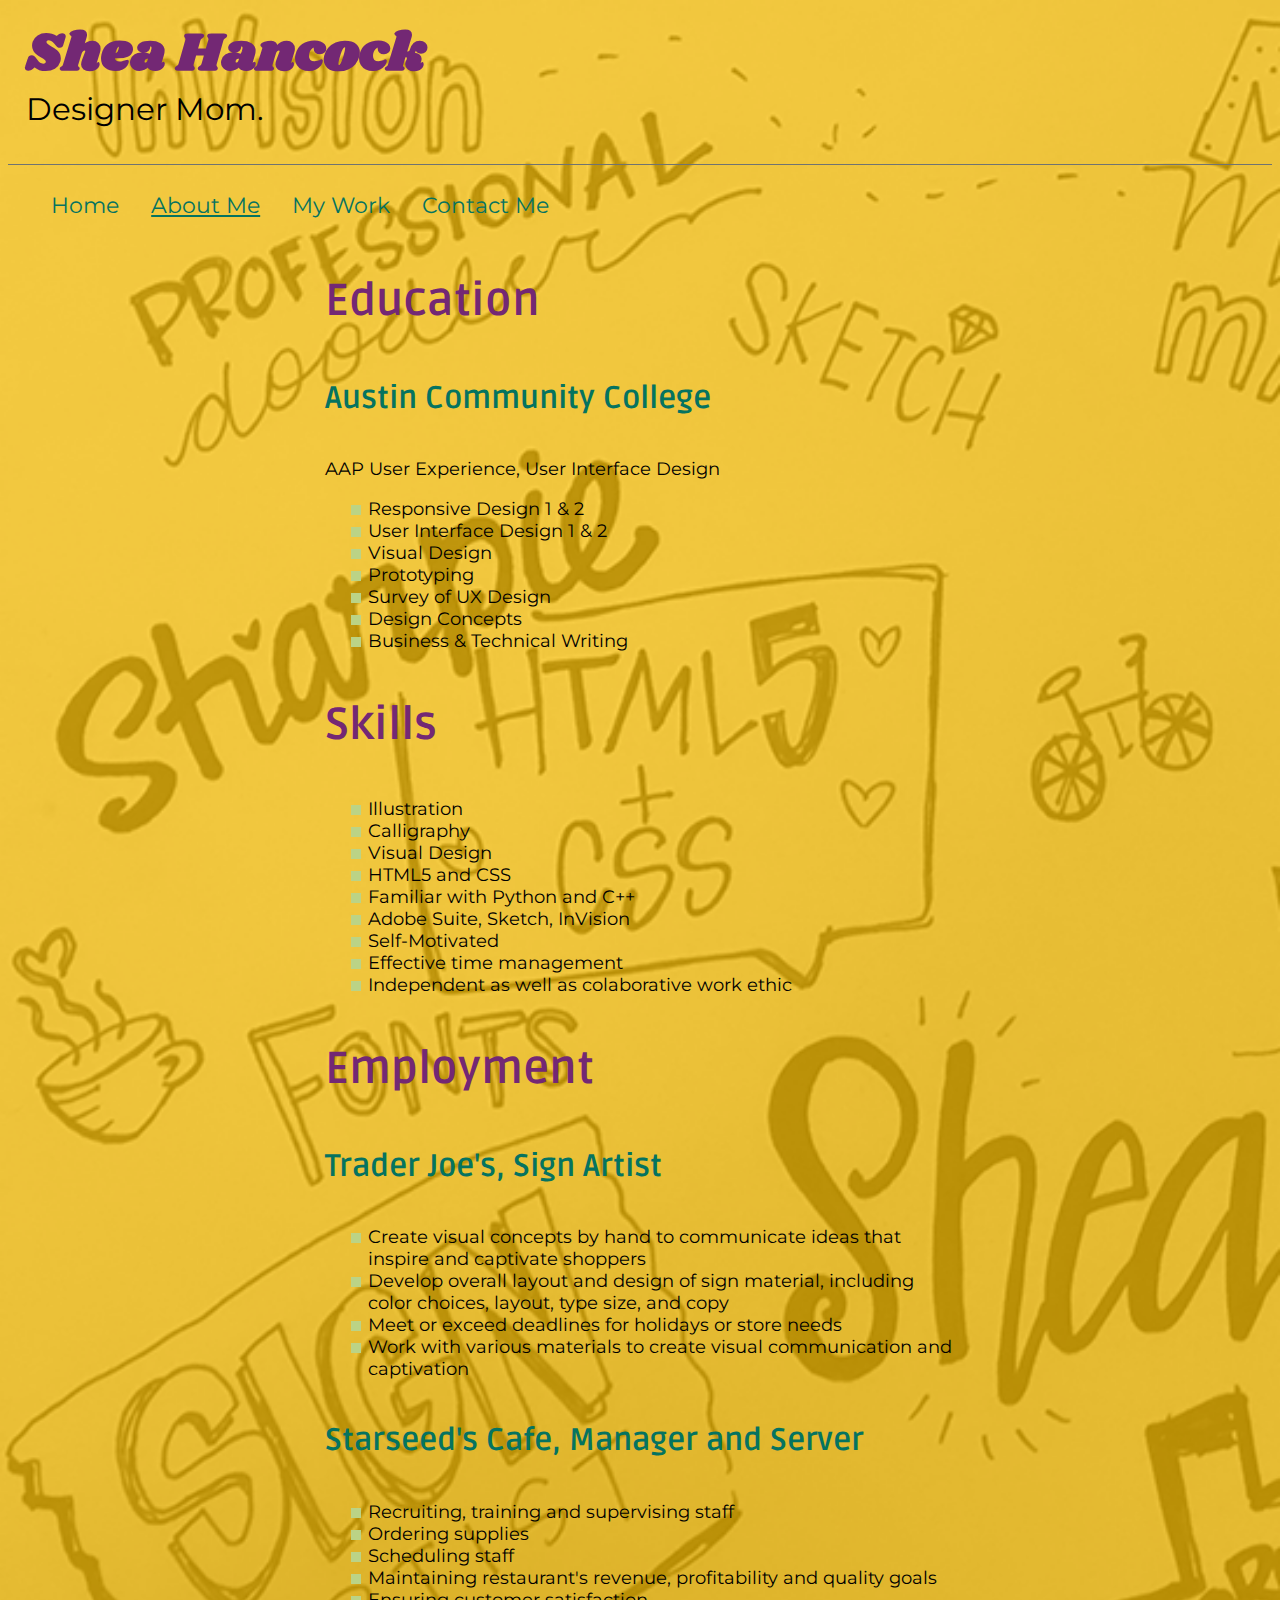
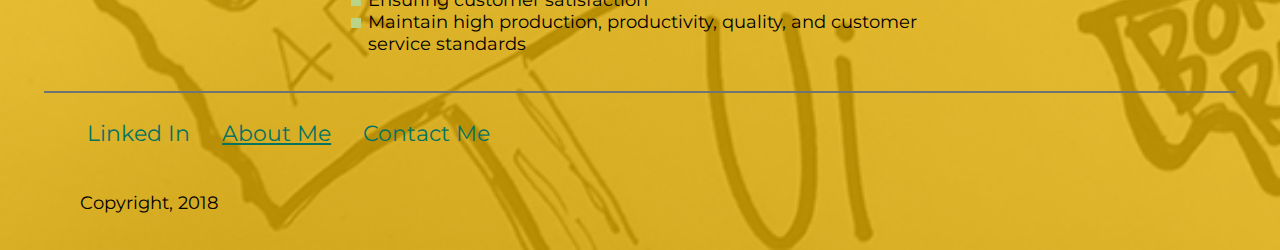
<file: hancock-shea-portfolio/resumes.html>
<!DOCTYPE html>
<html>
<head>
	<meta charset="utf-8">
	<meta name="viewport" content="width=device-width, initial-scale=1">
	<title>Shea Hancock's Resume</title>
	<link href="https://fonts.googleapis.com/css?family=Montserrat|Ruda|Shrikhand" rel="stylesheet">
	<link rel="stylesheet" type="text/css" href="style.css">

</head>
<body>
	<header class="site-header">
			<h1 class="logo-name"><a class="escape-hatch" href="index.html">Shea Hancock</a></h1>
				<p class="tag-line">Designer Mom.</p>
				<nav class="site-nav">
					<ul>
						<li><a href="index.html">Home</a></li>
						<li><a href="resumes.html" class="current-page">About Me</a></li>
						<li><a href="projects.html">My Work</a></li>
						<li><a href="contact-me.html">Contact Me</a></li>
					</ul>
				</nav>
	</header>
<div class="wrapper resume">

	<h2>Education</h2>
	<h4 class="employment">Austin Community College</h4>
	<p>AAP User Experience, User Interface Design</p>
	<ul>
		<li>Responsive Design 1 & 2</li>
		<li>User Interface Design 1 & 2</li>
		<li>Visual Design</li>
		<li>Prototyping</li>
		<li>Survey of UX Design</li>
		<li>Design Concepts</li>
		<li>Business & Technical Writing</li>
	</ul>

	<h2>Skills</h2>
		<ul>
			<li>Illustration</li>
			<li>Calligraphy</li>
			<li>Visual Design</li>
			<li>HTML5 and CSS</li>
			<li>Familiar with Python and C++</li>
			<li>Adobe Suite, Sketch, InVision</li>
			<li>Self-Motivated</li>
			<li>Effective time management</li>
			<li>Independent as well as colaborative work ethic</li>
		</ul>

	<h2>Employment</h2>
	<h4 class="employment">Trader Joe's, Sign Artist</h4>
		<ul>
			<li>Create visual concepts by hand to communicate ideas that inspire and captivate shoppers</li>
			<li>Develop overall layout and design of sign material, including color choices, layout, type size, and copy</li>
			<li>Meet or exceed deadlines for holidays or store needs</li>
			<li>Work with various materials to create visual communication and captivation</li>
		</ul>

	<h4 class="employment">Starseed's Cafe, Manager and Server</h4>
		<ul>
			<li>Recruiting, training and supervising staff</li>
			<li>Ordering supplies</li>
			<li>Scheduling staff</li>
			<li>Maintaining restaurant's revenue, profitability and quality goals</li>
			<li>Ensuring customer satisfaction</li>
			<li>Maintain high production, productivity, quality, and customer service standards</li>
		</ul>


	</div>

<footer class="site-footer">

		<nav class="site-nav">
			<ul>
				<li><a href="https://www.linkedin.com/in/shea-hancock-31b725127/">Linked In</a></li>
				<li><a href="resumes.html" class="current-page">About Me</a></li>
				<li><a href="contact-me.html">Contact Me</a></li>
			</ul>
		</nav>

	<p>Copyright, 2018</p>

</footer>
</body>

</html>
</file>
<file: style.css>
/***************************************************
// Reset
***************************************************/

/* border-box makes everything easy */
html,body,div,span,object,iframe,h1,h2,h3,h4,h5,h6,p,blockquote,pre,abbr,address,cite,code,del,dfn,em,,ins,kbd,q,samp,small,strong,sub,sup,var,b,i,dl,dt,dd,ol,ul,li,fieldset,input,select,textarea,form,label,legend,table,caption,tbody,tfoot,thead,tr,th,td,article,aside,figure,footer,header,nav,section,main{
	box-sizing: border-box;
}

/* Better behavior for lists */
ul,ol{
	list-style-position: outside;
	margin-left: 1.4rem;
	padding-left: 0;
}

/* Keep images and videos from overspilling their bounds */
img, video{
	display: block;
	max-width :100%;
	height: auto;
}

/* Make hr just a simple line */
hr{
	display: block;
	height: 1px;
	border: 0;
	border-top: 1px solid #ccc;
	margin: 1rem 0;
	padding: 0;
}

/* Reduce quirky behavior for tables */
table{
	border-collapse: collapse;
	border-spacing: 0;
}

/* Make input text line up with other text */
input,select{
	vertical-align: middle;
}

/* Kill default borders on fieldsets */
fieldset{
	border: none;
}

/* It's rare to want an inline textarea */
textarea{
	display: block;
}

/* Make sub and sup text line up better */
sub,sup{
	font-size: 75%;
	line-height: 0;
	position: relative;
	vertical-align: baseline;
}
sup{
	top: -0.5rem;
}
sub{
	bottom: -0.25rem;
}

:root {
	--font-primary: 'Montserrat', sans-serif;
	--font-logo: 'Shrikhand', cursive;
	--font-heading: 'Ruda', sans-serif;;
	--heading-one: 2.986rem;
	--heading-two: 2.488rem;
	--heading-three: 2.074em;
	--heading-four: 1.728rem;
	--heading-five: 1.44rem;
	--heading-six: 1.2rem;

	--color-primary-green: #057360;
	--color-accent-gold: #FFC300;
	--color-accent-dark: #732874;
	--color-text: #6F7372;
}

html {
	font-family: var(--font-primary);
	color: var(--color-primary);
}
h1 {
	color: var(--color-accent-dark);
	font-family: var(--font-logo);
	font-size: var(--heading-one);
}

h1, h2, h3 {
	font-weight: bolder;
	font-family: var(--font-heading);
} 

h1 {
	font-size: var(--heading-one);
	line-height: 4rem;
	margin: 2rem 0 2rem;
}

h2 {
	font-size: var(--heading-two);
	line-height: 4rem;
}

h3 {
	font-size: var(--heading-three);
	margin-top: 1rem;
}

h4 {
	font-size: var(--heading-four);
	font-family: var(--font-heading);
}

h5 {
	font-size: var(--heading-five);
	font-family: var(--font-heading);
}

h6 {
	font-size: var(--heading-six);
	font-family: var(--font-heading);
	margin-bottom: 1rem;
}

.logo-name {
	font-family: var(--font-logo);
}


body {
	display: block;
	margin: 8px;
}



.selfie {
	border-radius: 50%;
	max-width: 15rem;
	margin: auto;

}

.wrapper {
  margin-right: auto; 
  margin-left:  auto; 
  max-width: 35rem; 
  padding-right: .625rem; 
  padding-left: .625rem; 
}

.index-nav ul {
	list-style: none;
	text-align: center;
}

.index-nav li {
	display: inline-block;
}

.index-nav a {
	display: inline-block;
}

.index-nav a:hover {
	background-color: rgba(256,256,256, .5)
}
/*************************************************************/
/* NAVIGATION                                                 /
/*************************************************************/


.site-nav ul {
	padding-left: 0;

}

.site-nav a, .secondary-nav a {
	display: inline-block;
	padding: .5rem 0;
	text-decoration: none;
	color: var(--color-primary-green);

}

.site-nav a:hover {
	color: var(--color-accent-dark);
	transition: all .4s ease-in;
}

.site-nav .current-page {
	text-decoration: underline;
}


@media(min-width: 600px) {

	.site-nav {
		border-top: 1px solid var(--color-text);

	}

	.site-nav li {
		display: inline-block;
		margin-right: .5rem;	
	}
}

.secondary-nav {
	background-color: var(--color-accent-gold);
	padding: .8rem .3rem;
}

.secondary-nav ul ul li:before {
	content: "-";
}

.secondary-nav li {
	list-style-image: none;
	list-style: none;

}

.secondary-nav a {
	text-decoration: none;
}

.secondary-nav a:hover {
	color: var(--color-accent-dark);
	transition: all .4s ease-in;
}

/************************/
/* typography            /
/************************/

.tag-line {
	font-size: var(--heading-four);
	margin: 0 1rem 2rem;
}

.logo-name {
	margin: 1rem 1rem 0;
}

.employment {
	color: var(--color-primary-green)
}

ul {
	list-style-image: url(bv_spacer.gif);
}
/*************************************************************/
/* RESPONSIVE DESIGN                                          /
/*************************************************************/

:root {
	
	--modular-ratio: 1.7;
	
	--size-med: calc( 1rem * var(--modular-ratio) );
	--size-large: calc( var(--size-med) * var(--modular-ratio) );
	
}

@media( min-width: 600px) {
	html {
		font-size: 18px;
	}
}

@media( min-width: 900px) {
	
	:root {
		--modular-ratio: 1.8;
	}
	
}
/*************************************************************/
/* FORM     		                                          /
/*************************************************************/


input[type="text"], input[type="email"], textarea, select {
	display: block;
	margin-bottom: 1rem;
	padding: .5rem;
	width: 90%;
}

select {
	background-color: #aaaebc;
	height: 2rem; 
}

textarea {
	min-height: 5rem;
}

input:focus {
	border-color: var(--color-primary-green);
	border-style: solid;
	outline: none;
}

input[type="submit"], button {
	border-radius: .1rem;
	color: var(--color-text);
	padding: 1rem 1rem;
	margin-bottom: 1rem;
	transition: all .3s ease-in;
	cursor: pointer;
	background-color: var(--color-primary-green);
	box-shadow: 4px 4px blur var(--color-text);
}

label {
	display: block;
}

.error {
	border: 2px solid var(--color-accent-dark);
} 

.contact {
	margin: 2rem;
}

/* BUTTONS */

.hero-button {
	border-radius: .1rem;
	color: white;
	padding: 1rem 1rem;
	transition: all .3s ease-in;
	cursor: pointer;
	background-color: var(--);
	box-shadow: 4px 4px blur var();
	text-decoration: none;
}

.button-link {
	border-radius: .1rem;
	display: inline-block;
	color: white;
	padding: 1rem;
	margin-bottom: 1rem;
	transition: all .3s ease-in;
	background-color: var(--color-primary-green);
	box-shadow: 4px 4px blur var(--color-text);
}

/* BODY */

body {
	background-color: var(--color-accent-gold);
	background-image: url(images/homepage.png);
	background-size: cover;

}

ul li {
	margin-left: 1rem;
}


/*************************************************************/
/* PORTFOLIO PROJECT CARDS *								  /
/*************************************************************/

.card-images {

}

.card {
  box-shadow: 0 4px 8px 0 rgba(0, 0, 0, 0.2);
  max-width: 300px;
  margin: auto;
  margin-bottom: 2rem;
  text-align: center;
  font-family: var(--font-primary);
  background-color: rgba(256,256,256, .65);

}

.title {
  font-size: 1.5rem;
}

button {
  border: none;
  outline: 0;
  display: inline-block;
  padding: 8px;
  color: white;
  background-color: var(--color-text);
  text-align: center;
  cursor: pointer;
  width: 100%;
  font-size: 18px;
}

a {
  text-decoration: none;
  font-size: 22px;
  color: var(--color-text-dark);
}

button:hover, a:hover {
  opacity: 0.7;
}

.article {
	font-size: .9rem;
}

.form-control {
	margin: .5px;
}

@media (min-width: 800px) {
	.card-container {
		display: grid;
		grid-template-columns: 300px 300px;
		grid-gap: 1rem;
		justify-content: center;
	}
}

@media (min-width: 1150px) {
	.card-container {
		grid-template-columns: 300px 300px 300px;
	}
}

.project-page img {
	max-width: 17rem;
	margin: 1rem auto;
}
/*************************************************************/
/* RESUME PAGE *        									  /
/*************************************************************/

.resume h2{
	color: var(--color-accent-dark);
}

/*************************************************************/
/* FOOTER* 		        									  /
/*************************************************************/

.site-footer {
	margin: 2rem;
	border-top: 1px solid var(--color-text);
}

.site-footer p {
	margin: 2rem;
}
</file>
<file: hancock-shea-portfolio/style.css>
/***************************************************
// Reset
***************************************************/

/* border-box makes everything easy */
html,body,div,span,object,iframe,h1,h2,h3,h4,h5,h6,p,blockquote,pre,abbr,address,cite,code,del,dfn,em,,ins,kbd,q,samp,small,strong,sub,sup,var,b,i,dl,dt,dd,ol,ul,li,fieldset,input,select,textarea,form,label,legend,table,caption,tbody,tfoot,thead,tr,th,td,article,aside,figure,footer,header,nav,section,main{
	box-sizing: border-box;
}

/* Better behavior for lists */
ul,ol{
	list-style-position: outside;
	margin-left: 1.4rem;
	padding-left: 0;
}

/* Keep images and videos from overspilling their bounds */
img, video{
	display: block;
	max-width :100%;
	height: auto;
}

/* Make hr just a simple line */
hr{
	display: block;
	height: 1px;
	border: 0;
	border-top: 1px solid #ccc;
	margin: 1rem 0;
	padding: 0;
}

/* Reduce quirky behavior for tables */
table{
	border-collapse: collapse;
	border-spacing: 0;
}

/* Make input text line up with other text */
input,select{
	vertical-align: middle;
}

/* Kill default borders on fieldsets */
fieldset{
	border: none;
}

/* It's rare to want an inline textarea */
textarea{
	display: block;
}

/* Make sub and sup text line up better */
sub,sup{
	font-size: 75%;
	line-height: 0;
	position: relative;
	vertical-align: baseline;
}
sup{
	top: -0.5rem;
}
sub{
	bottom: -0.25rem;
}

:root {
	--font-primary: 'Montserrat', sans-serif;
	--font-logo: 'Shrikhand', cursive;
	--font-heading: 'Ruda', sans-serif;;
	--heading-one: 2.986rem;
	--heading-two: 2.488rem;
	--heading-three: 2.074em;
	--heading-four: 1.728rem;
	--heading-five: 1.44rem;
	--heading-six: 1.2rem;

	--color-primary-green: #057360;
	--color-accent-gold: #FFC300;
	--color-accent-dark: #732874;
	--color-text: #6F7372;
}

html {
	font-family: var(--font-primary);
	color: var(--color-primary);
}
h1 {
	color: var(--color-accent-dark);
	font-family: var(--font-logo);
	font-size: var(--heading-one);
}

h1, h2, h3 {
	font-weight: bolder;
	font-family: var(--font-heading);
} 

h1 {
	font-size: var(--heading-one);
	line-height: 4rem;
	margin: 2rem 0 2rem;
}

h2 {
	font-size: var(--heading-two);
	line-height: 4rem;
}

h3 {
	font-size: var(--heading-three);
	margin-top: 1rem;
}

h4 {
	font-size: var(--heading-four);
	font-family: var(--font-heading);
}

h5 {
	font-size: var(--heading-five);
	font-family: var(--font-heading);
}

h6 {
	font-size: var(--heading-six);
	font-family: var(--font-heading);
	margin-bottom: 1rem;
}

.logo-name {
	font-family: var(--font-logo);
}


body {
	display: block;
	margin: 8px;
}



.selfie {
	border-radius: 50%;
	max-width: 15rem;
	margin: auto;

}

.wrapper {
  margin-right: auto; 
  margin-left:  auto; 
  max-width: 35rem; 
  padding-right: .625rem; 
  padding-left: .625rem; 
}

.index-nav ul {
	list-style: none;
	text-align: center;
}

.index-nav li {
	display: inline-block;
}

.index-nav a {
	display: inline-block;
}

.index-nav a:hover {
	background-color: rgba(256,256,256, .5)
}

.home-bio {
	display: inline;
	text-align: center;
	border-top: solid dotted;
}

figure {
	background-color: ghostwhite;
	margin: 1.5rem 0;
	padding: 1rem;
}

svg {
	margin: 1rem;
	font-size: .8rem;
}
/*************************************************************/
/* NAVIGATION                                                 /
/*************************************************************/


.site-nav ul {
	padding-left: 0;

}

.site-nav a, .secondary-nav a {
	display: inline-block;
	padding: .5rem 0;
	text-decoration: none;
	color: var(--color-primary-green);

}

.site-nav a:hover {
	color: var(--color-accent-dark);
	transition: all .4s ease-in;
}

.site-nav .current-page {
	text-decoration: underline;
}


@media(min-width: 600px) {

	.site-nav {
		border-top: 1px solid var(--color-text);

	}

	.site-nav li {
		display: inline-block;
		margin-right: .5rem;	
	}
}

.secondary-nav {
	background-color: var(--color-accent-gold);
	padding: .8rem .3rem;
}

.secondary-nav ul ul li:before {
	content: "-";
}

.secondary-nav li {
	list-style-image: none;
	list-style: none;

}

.secondary-nav a {
	text-decoration: none;
}

.secondary-nav a:hover {
	color: var(--color-accent-dark);
	transition: all .4s ease-in;
}

.escape-hatch {
	color: var(--color-accent-dark);
	font-family: var(--font-logo);
	font-size: var(--heading-one);
}
/************************/
/* typography            /
/************************/

.tag-line {
	font-size: var(--heading-four);
	margin: 0 1rem 2rem;
}

.logo-name {
	margin: 1rem 1rem 0;
}

.employment {
	color: var(--color-primary-green)
}

ul {
	list-style-image: url(bv_spacer.gif);
}

.primary-font {
	font-family: var(--font-primary);
}

.logo-font {
	font-family: var(--font-logo);
}

.heading-font {
	font-family: var(--font-heading);
}

.font-choices {
	list-style:  none;
	font-size: 1.5rem;
}
/*************************************************************/
/* RESPONSIVE DESIGN                                          /
/*************************************************************/

:root {
	
	--modular-ratio: 1.7;
	
	--size-med: calc( 1rem * var(--modular-ratio) );
	--size-large: calc( var(--size-med) * var(--modular-ratio) );
	
}

@media( min-width: 600px) {
	html {
		font-size: 18px;
	}
}

@media( min-width: 900px) {
	
	:root {
		--modular-ratio: 1.8;
	}
	
}
/*************************************************************/
/* FORM     		                                          /
/*************************************************************/


input[type="text"], input[type="email"], textarea, select {
	display: block;
	margin-bottom: 1rem;
	padding: .5rem;
	width: 90%;
}

select {
	background-color: #aaaebc;
	height: 2rem; 
}

textarea {
	min-height: 5rem;
}

input:focus {
	border-color: var(--color-primary-green);
	border-style: solid;
	outline: none;
}

input[type="submit"], button {
	border-radius: .1rem;
	color: var(--color-text);
	padding: 1rem 1rem;
	margin-bottom: 1rem;
	transition: all .3s ease-in;
	cursor: pointer;
	background-color: var(--color-primary-green);
	box-shadow: 4px 4px blur var(--color-text);
}

label {
	display: block;
}

.error {
	border: 2px solid var(--color-accent-dark);
} 

.contact {
	margin: 2rem;
}

/* BUTTONS */

.hero-button {
	border-radius: .1rem;
	color: white;
	padding: 1rem 1rem;
	transition: all .3s ease-in;
	cursor: pointer;
	background-color: var(--);
	box-shadow: 4px 4px blur var();
	text-decoration: none;
}

.button-link {
	border-radius: .1rem;
	display: inline-block;
	color: white;
	padding: 1rem;
	margin-bottom: 1rem;
	transition: all .3s ease-in;
	background-color: var(--color-primary-green);
	box-shadow: 4px 4px blur var(--color-text);
}

/* BODY */

body {
	background-color: var(--color-accent-gold);
	background-image: url(images/homepage.png);
	background-size: cover;

}

ul li {
	margin-left: 1rem;
}


/*************************************************************/
/* PORTFOLIO PROJECT CARDS *								  /
/*************************************************************/

.card-images {

}

.card {
  box-shadow: 0 4px 8px 0 rgba(0, 0, 0, 0.2);
  max-width: 300px;
  margin: auto;
  margin-bottom: 2rem;
  text-align: center;
  font-family: var(--font-primary);
  background-color: rgba(256,256,256, .65);

}

.title {
  font-size: 1.5rem;
}

button {
  border: none;
  outline: 0;
  display: inline-block;
  padding: 8px;
  color: white;
  background-color: var(--color-text);
  text-align: center;
  cursor: pointer;
  width: 100%;
  font-size: 18px;
}

a {
  text-decoration: none;
  font-size: 22px;
  color: var(--color-text-dark);
}

button:hover, a:hover {
  opacity: 0.7;
}

.article {
	font-size: .9rem;
}

.form-control {
	margin: .5px;
}

@media (min-width: 800px) {
	.card-container {
		display: grid;
		grid-template-columns: 300px 300px;
		grid-gap: 1rem;
		justify-content: center;
	}
}

@media (min-width: 1150px) {
	.card-container {
		grid-template-columns: 300px 300px 300px;
	}
}

.project-page img {
	max-width: 17rem;
	margin: 1rem auto;
}
/*************************************************************/
/* RESUME PAGE *        									  /
/*************************************************************/

.resume h2{
	color: var(--color-accent-dark);
}

/*************************************************************/
/* FOOTER* 		        									  /
/*************************************************************/

.site-footer {
	margin: 2rem;
	border-top: 1px solid var(--color-text);
}

.site-footer p {
	margin: 2rem;
}
</file>
